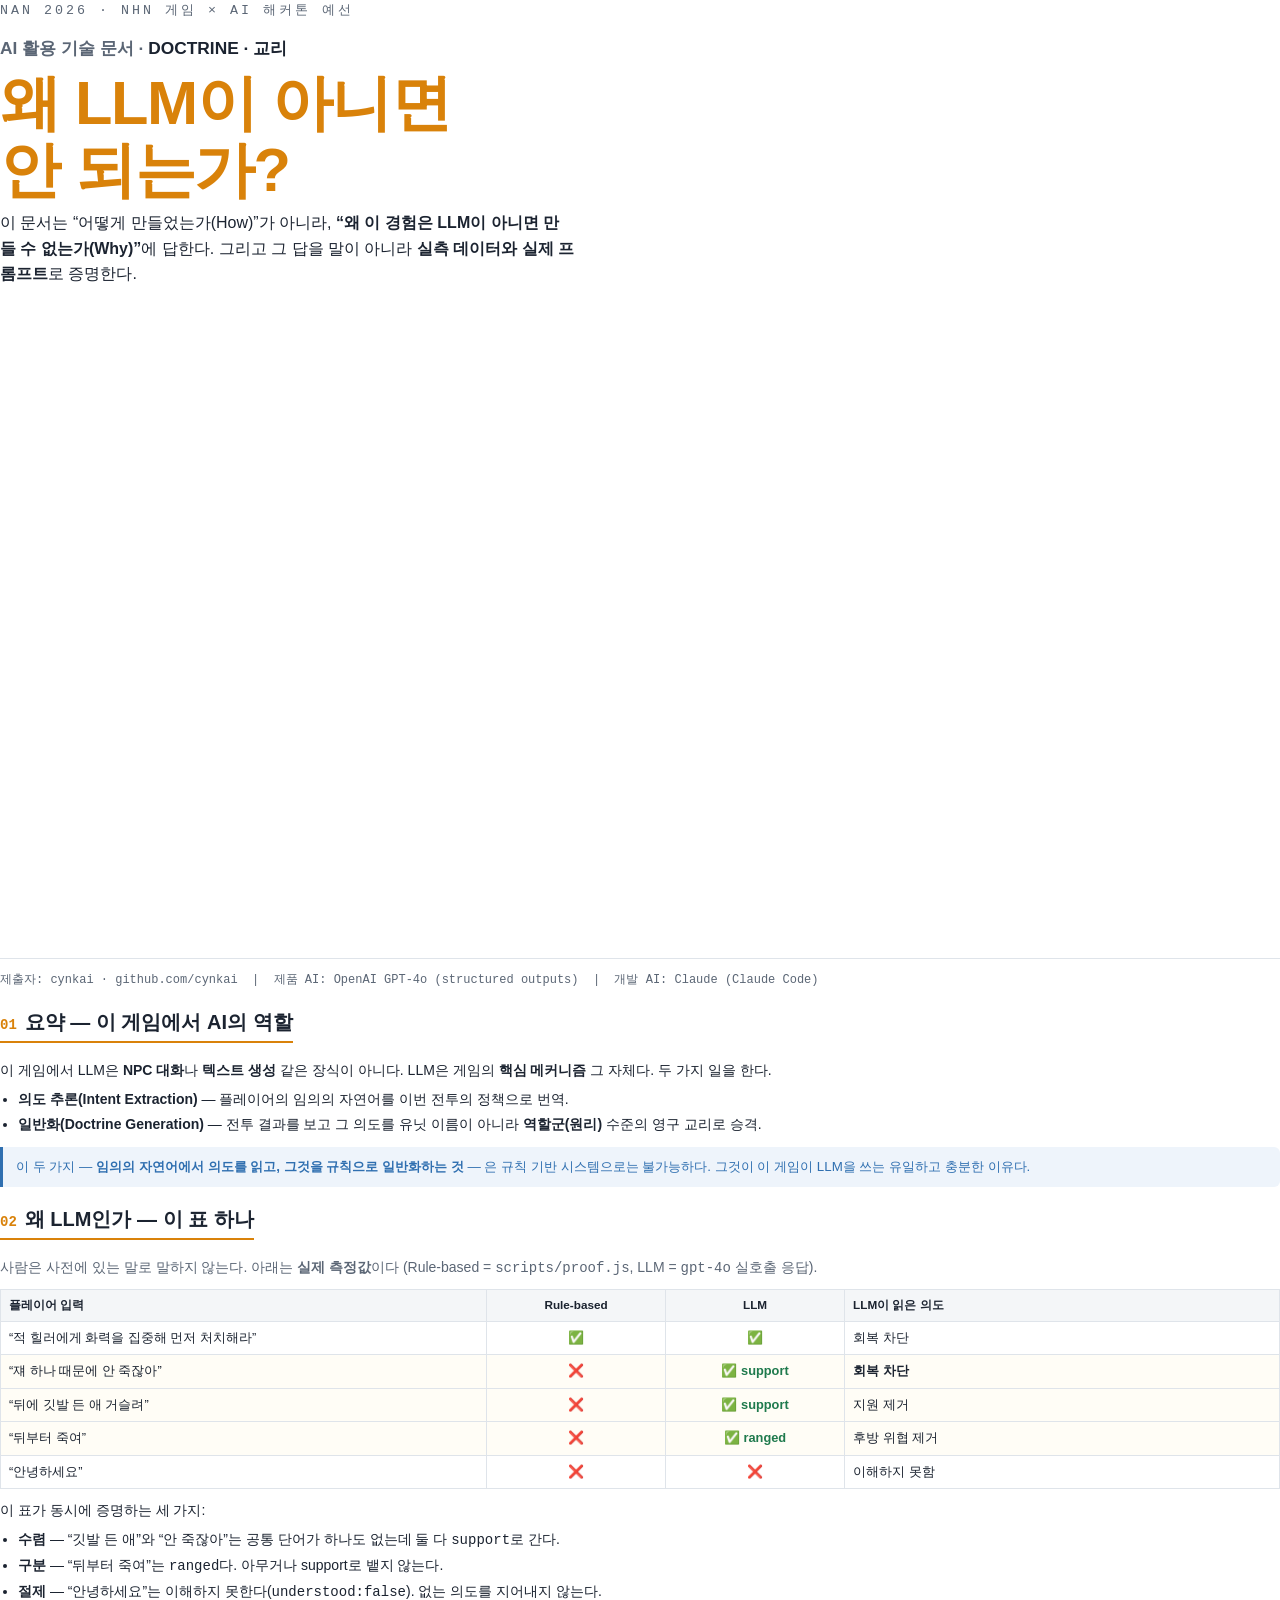
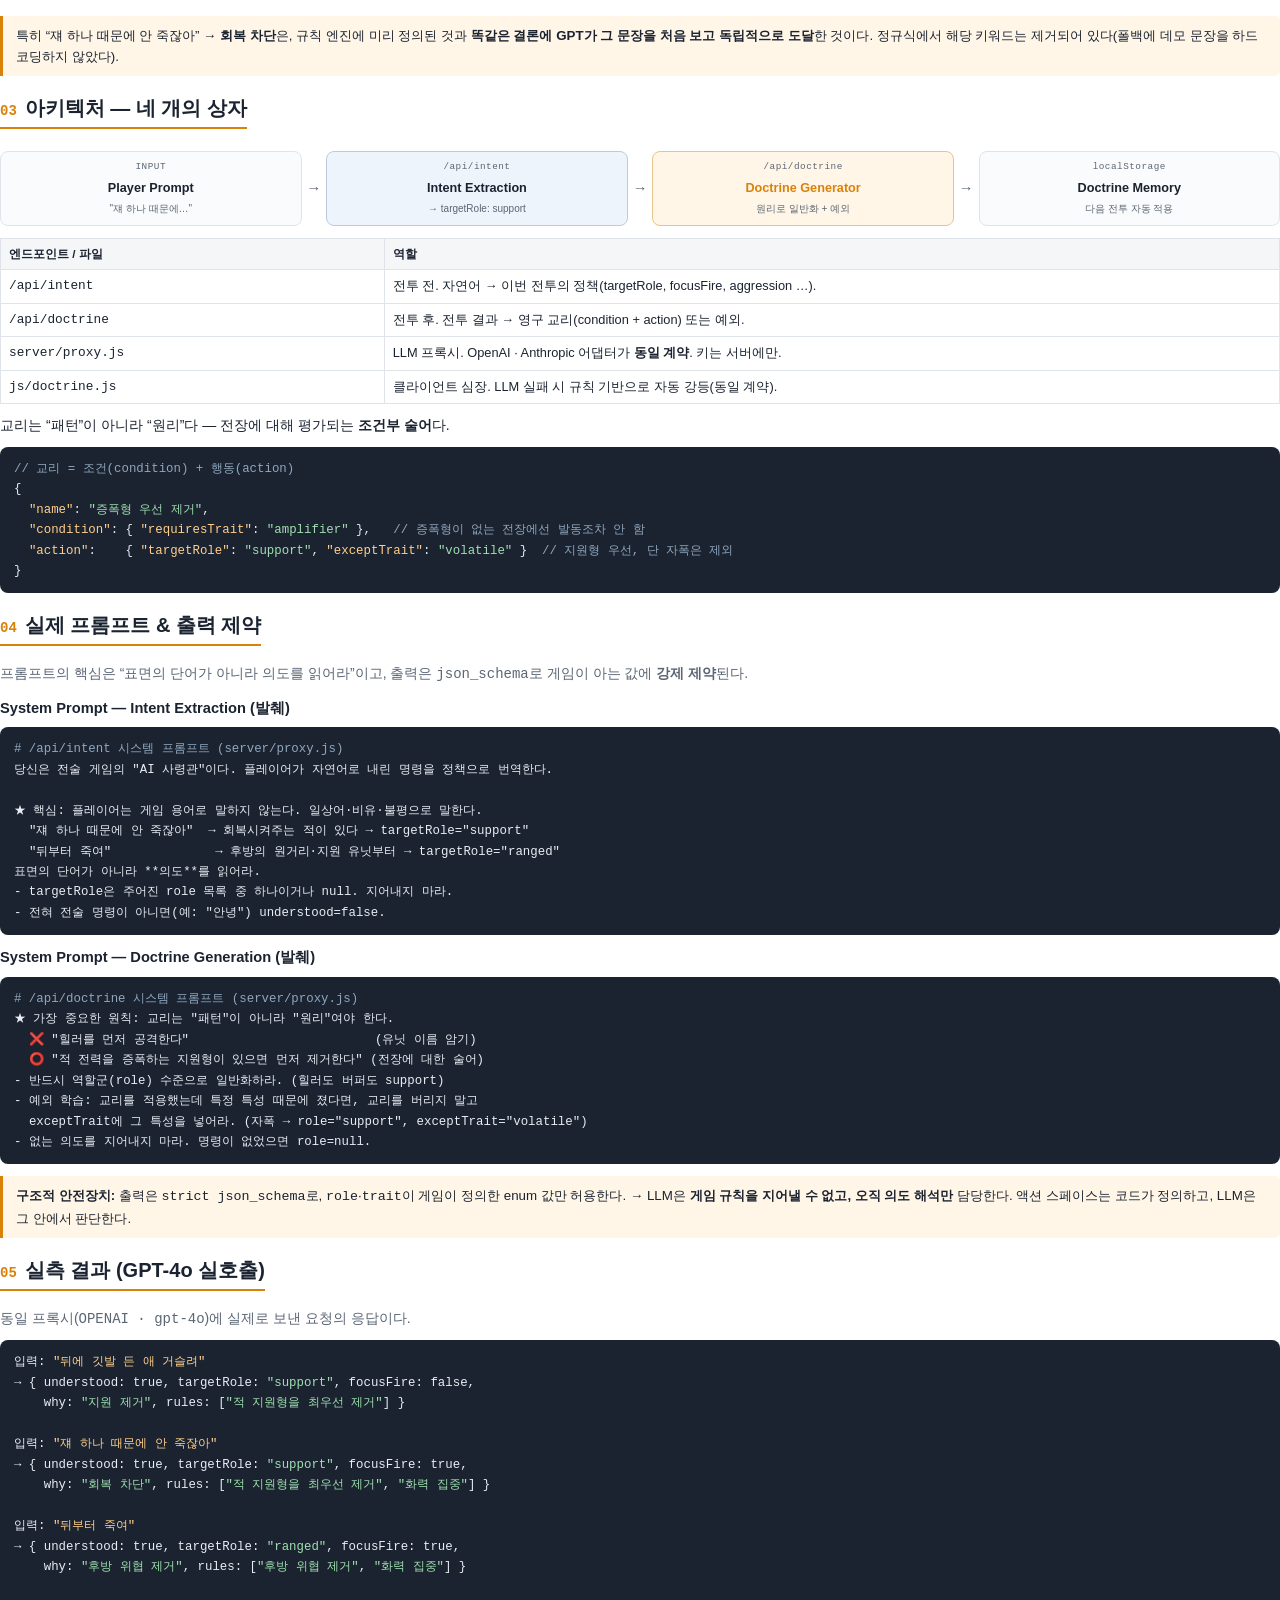
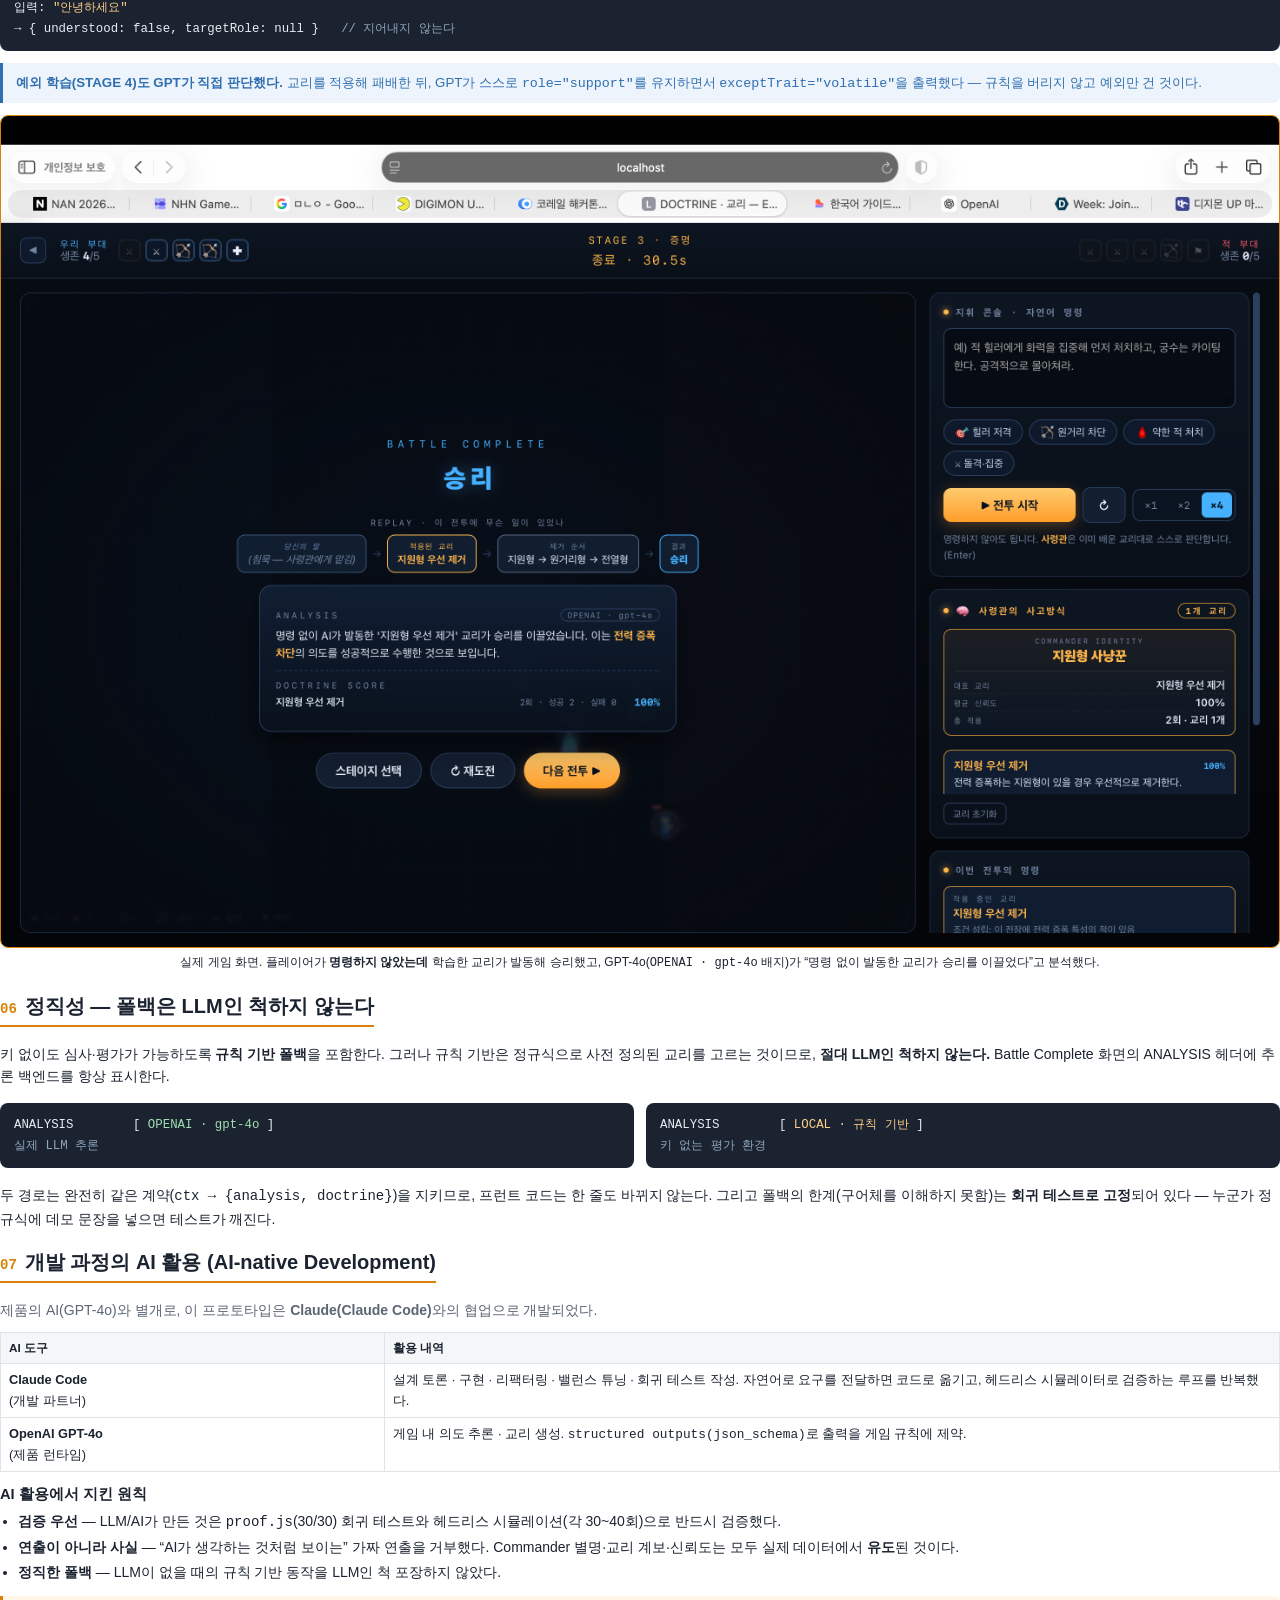
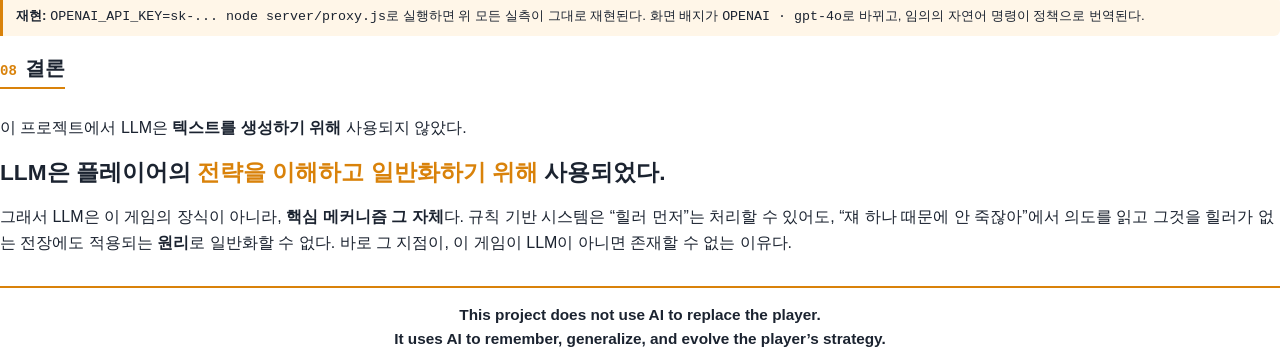
<file: docs/ai-tech.html>
<!DOCTYPE html>
<html lang="ko">
<head>
<meta charset="utf-8">
<style>
  @page { size: A4; margin: 17mm 16mm; }
  * { margin: 0; padding: 0; box-sizing: border-box; }
  :root {
    --ink: #1b2330; --muted: #5b6675; --line: #dfe4ea;
    --amber: #d9820a; --amber-bg: #fff6e8;
    --blue: #2f6fb0; --blue-bg: #eef4fb;
    --red: #c0392b; --green: #1f7a4d;
  }
  html { -webkit-print-color-adjust: exact; print-color-adjust: exact; }
  body { font-family: "Apple SD Gothic Neo", "Noto Sans KR", sans-serif; color: var(--ink);
    font-size: 10.5pt; line-height: 1.6; }
  h1,h2,h3 { line-height: 1.25; }
  .mono { font-family: "SF Mono","Menlo",monospace; }
  p { margin: 6px 0; }
  .accent { color: var(--amber); } .blue { color: var(--blue); }

  .cover { height: 262mm; display: flex; flex-direction: column; justify-content: center; }
  .cover .kicker { font-family:"SF Mono",monospace; font-size: 10pt; letter-spacing: 3px;
    color: var(--muted); text-transform: uppercase; }
  .cover .doclabel { font-size: 13pt; font-weight: 700; color: var(--muted); margin: 14px 0 2px; }
  .cover .doclabel b { color: var(--ink); }
  .cover h1 { font-size: 46pt; font-weight: 800; letter-spacing: -1.5px; margin: 4px 0 6px;
    color: var(--amber); line-height: 1.1; }
  .cover .qs { font-size: 12pt; color: var(--ink); max-width: 152mm; }
  .cover .foot { margin-top: auto; font-family:"SF Mono",monospace; font-size: 9pt; color: var(--muted);
    border-top: 1px solid var(--line); padding-top: 12px; }

  section { page-break-inside: avoid; margin-top: 20px; }
  h2 { font-size: 15pt; font-weight: 800; padding-bottom: 6px; border-bottom: 2px solid var(--amber);
    display: inline-block; margin-bottom: 10px; }
  h2 .num { font-family:"SF Mono",monospace; font-size: 10.5pt; color: var(--amber); margin-right: 8px; }
  h3 { font-size: 11pt; font-weight: 700; margin: 13px 0 4px; }
  .lead { font-size: 10.5pt; color: var(--muted); margin-bottom: 8px; }

  .flow { display: flex; align-items: stretch; gap: 5px; margin: 12px 0; flex-wrap: wrap; }
  .fbox { flex: 1; min-width: 78px; text-align: center; border: 1px solid var(--line); border-radius: 8px;
    padding: 8px 6px; background: #fafbfc; }
  .fbox .fl { font-family:"SF Mono",monospace; font-size: 7pt; letter-spacing: 0.5px; color: var(--muted); }
  .fbox .ft { font-size: 9.5pt; font-weight: 700; margin-top: 3px; }
  .fbox .fd { font-size: 7.5pt; color: var(--muted); margin-top: 2px; }
  .fbox.b2 { background:var(--blue-bg); border-color:#bcd; }
  .fbox.b3 { background:var(--amber-bg); border-color:#e6c58a; } .fbox.b3 .ft{color:var(--amber);}
  .farrow { align-self: center; color: var(--muted); font-size: 11pt; }

  table { width: 100%; border-collapse: collapse; margin: 10px 0; font-size: 9.6pt; }
  th,td { border: 1px solid var(--line); padding: 6px 8px; text-align: left; vertical-align: top; }
  th { background: #f4f6f8; font-weight: 700; font-size: 8.8pt; }
  td.c, th.c { text-align: center; }
  .ok { color: var(--green); font-weight: 700; } .no { color: var(--red); font-weight: 700; }
  tr.hl td { background: #fffdf6; }

  .callout { border-left: 3px solid var(--amber); background: var(--amber-bg); padding: 9px 13px;
    border-radius: 0 6px 6px 0; margin: 12px 0; font-size: 10pt; }
  .callout.blue { border-color: var(--blue); background: var(--blue-bg); }
  .callout.red { border-color: var(--red); background: #fdecea; }

  pre { background: #1b2330; color: #e8edf3; border-radius: 8px; padding: 12px 14px; font-size: 9.3pt;
    line-height: 1.65; overflow: hidden; white-space: pre-wrap; margin: 10px 0;
    font-family:"SF Mono",monospace; }
  pre .k { color: #ffcf8b; } pre .c { color: #8fa6bd; } pre .s { color: #9fe0b0; }
  code.inl { font-family:"SF Mono",monospace; background:#eef1f4; padding:1px 5px; border-radius:4px; font-size:9pt; }

  .pagebreak { page-break-before: always; }
  .two { display: flex; gap: 12px; } .two > div { flex: 1; }
  figure { margin: 12px 0 4px; }
  .doc-img { width: 100%; display: block; border: 1.5px solid var(--amber); border-radius: 8px; }
  figcaption { font-size: 9pt; color: var(--ink); margin-top: 5px; text-align: center; }
  .conclusion { margin: 16px 0; }
  .conclusion p { font-size: 12pt; margin: 12px 0; }
  .conclusion .big { font-size: 17pt; font-weight: 800; line-height: 1.4; margin: 16px 0; }
  .final { text-align: center; margin: 30px 0 6px; padding: 15px; border-top: 2px solid var(--amber); }
  .final b { font-size: 11.5pt; }
  ul.tight { margin: 6px 0 6px 18px; } ul.tight li { margin: 3px 0; }
</style>
</head>
<body>

<!-- ===== 표지 ===== -->
<div class="cover">
  <div class="kicker">NAN 2026 · NHN 게임 × AI 해커톤 예선</div>
  <div class="doclabel">AI 활용 기술 문서 · <b>DOCTRINE · 교리</b></div>
  <h1>왜 LLM이 아니면<br>안 되는가?</h1>
  <div class="qs">이 문서는 “어떻게 만들었는가(How)”가 아니라, <strong>“왜 이 경험은 LLM이 아니면
    만들 수 없는가(Why)”</strong>에 답한다. 그리고 그 답을 말이 아니라 <strong>실측 데이터와 실제
    프롬프트</strong>로 증명한다.</div>
  <div class="foot">제출자: cynkai · github.com/cynkai &nbsp;|&nbsp; 제품 AI: OpenAI GPT-4o (structured outputs)
    &nbsp;|&nbsp; 개발 AI: Claude (Claude Code)</div>
</div>

<!-- ===== 1. 요약 ===== -->
<section class="pagebreak">
  <h2><span class="num">01</span>요약 — 이 게임에서 AI의 역할</h2>
  <p>이 게임에서 LLM은 <strong>NPC 대화</strong>나 <strong>텍스트 생성</strong> 같은 장식이 아니다.
    LLM은 게임의 <strong>핵심 메커니즘</strong> 그 자체다. 두 가지 일을 한다.</p>
  <ul class="tight">
    <li><strong>의도 추론(Intent Extraction)</strong> — 플레이어의 임의의 자연어를 이번 전투의 정책으로 번역.</li>
    <li><strong>일반화(Doctrine Generation)</strong> — 전투 결과를 보고 그 의도를 유닛 이름이 아니라
      <strong>역할군(원리)</strong> 수준의 영구 교리로 승격.</li>
  </ul>
  <div class="callout blue">이 두 가지 — <strong>임의의 자연어에서 의도를 읽고, 그것을 규칙으로 일반화하는 것</strong> —
    은 규칙 기반 시스템으로는 불가능하다. 그것이 이 게임이 LLM을 쓰는 유일하고 충분한 이유다.</div>
</section>

<!-- ===== 2. Why LLM (핵심) ===== -->
<section>
  <h2><span class="num">02</span>왜 LLM인가 — 이 표 하나</h2>
  <p class="lead">사람은 사전에 있는 말로 말하지 않는다. 아래는 <strong>실제 측정값</strong>이다
    (Rule-based = <span class="mono">scripts/proof.js</span>, LLM = <span class="mono">gpt-4o</span> 실호출 응답).</p>
  <table>
    <tr><th style="width:38%">플레이어 입력</th><th class="c" style="width:14%">Rule-based</th>
      <th class="c" style="width:14%">LLM</th><th>LLM이 읽은 의도</th></tr>
    <tr><td>“적 힐러에게 화력을 집중해 먼저 처치해라”</td><td class="c ok">✅</td><td class="c ok">✅</td><td>회복 차단</td></tr>
    <tr class="hl"><td>“쟤 하나 때문에 안 죽잖아”</td><td class="c no">❌</td><td class="c ok">✅ support</td><td><strong>회복 차단</strong></td></tr>
    <tr class="hl"><td>“뒤에 깃발 든 애 거슬려”</td><td class="c no">❌</td><td class="c ok">✅ support</td><td>지원 제거</td></tr>
    <tr class="hl"><td>“뒤부터 죽여”</td><td class="c no">❌</td><td class="c ok">✅ ranged</td><td>후방 위협 제거</td></tr>
    <tr><td>“안녕하세요”</td><td class="c no">❌</td><td class="c no">❌</td><td>이해하지 못함</td></tr>
  </table>
  <p>이 표가 동시에 증명하는 세 가지:</p>
  <ul class="tight">
    <li><strong>수렴</strong> — “깃발 든 애”와 “안 죽잖아”는 공통 단어가 하나도 없는데 둘 다 <span class="mono">support</span>로 간다.</li>
    <li><strong>구분</strong> — “뒤부터 죽여”는 <span class="mono">ranged</span>다. 아무거나 support로 뱉지 않는다.</li>
    <li><strong>절제</strong> — “안녕하세요”는 이해하지 못한다(<span class="mono">understood:false</span>). 없는 의도를 지어내지 않는다.</li>
  </ul>
  <div class="callout">특히 “쟤 하나 때문에 안 죽잖아” → <strong>회복 차단</strong>은, 규칙 엔진에 미리 정의된 것과
    <strong>똑같은 결론에 GPT가 그 문장을 처음 보고 독립적으로 도달</strong>한 것이다. 정규식에서 해당 키워드는
    제거되어 있다(폴백에 데모 문장을 하드코딩하지 않았다).</div>
</section>

<!-- ===== 3. 아키텍처 ===== -->
<section class="pagebreak">
  <h2><span class="num">03</span>아키텍처 — 네 개의 상자</h2>
  <div class="flow">
    <div class="fbox"><div class="fl">INPUT</div><div class="ft">Player Prompt</div><div class="fd">"쟤 하나 때문에…"</div></div>
    <div class="farrow">→</div>
    <div class="fbox b2"><div class="fl">/api/intent</div><div class="ft">Intent Extraction</div><div class="fd">→ targetRole: support</div></div>
    <div class="farrow">→</div>
    <div class="fbox b3"><div class="fl">/api/doctrine</div><div class="ft">Doctrine Generator</div><div class="fd">원리로 일반화 + 예외</div></div>
    <div class="farrow">→</div>
    <div class="fbox"><div class="fl">localStorage</div><div class="ft">Doctrine Memory</div><div class="fd">다음 전투 자동 적용</div></div>
  </div>
  <table>
    <tr><th style="width:30%">엔드포인트 / 파일</th><th>역할</th></tr>
    <tr><td class="mono">/api/intent</td><td>전투 전. 자연어 → 이번 전투의 정책(targetRole, focusFire, aggression …).</td></tr>
    <tr><td class="mono">/api/doctrine</td><td>전투 후. 전투 결과 → 영구 교리(condition + action) 또는 예외.</td></tr>
    <tr><td class="mono">server/proxy.js</td><td>LLM 프록시. OpenAI · Anthropic 어댑터가 <strong>동일 계약</strong>. 키는 서버에만.</td></tr>
    <tr><td class="mono">js/doctrine.js</td><td>클라이언트 심장. LLM 실패 시 규칙 기반으로 자동 강등(동일 계약).</td></tr>
  </table>
  <p>교리는 “패턴”이 아니라 “원리”다 — 전장에 대해 평가되는 <strong>조건부 술어</strong>다.</p>
  <pre><span class="c">// 교리 = 조건(condition) + 행동(action)</span>
{
  <span class="k">"name"</span>: <span class="s">"증폭형 우선 제거"</span>,
  <span class="k">"condition"</span>: { <span class="k">"requiresTrait"</span>: <span class="s">"amplifier"</span> },   <span class="c">// 증폭형이 없는 전장에선 발동조차 안 함</span>
  <span class="k">"action"</span>:    { <span class="k">"targetRole"</span>: <span class="s">"support"</span>, <span class="k">"exceptTrait"</span>: <span class="s">"volatile"</span> }  <span class="c">// 지원형 우선, 단 자폭은 제외</span>
}</pre>
</section>

<!-- ===== 4. 실제 프롬프트 ===== -->
<section>
  <h2><span class="num">04</span>실제 프롬프트 & 출력 제약</h2>
  <p class="lead">프롬프트의 핵심은 “표면의 단어가 아니라 의도를 읽어라”이고, 출력은 <span class="mono">json_schema</span>로
    게임이 아는 값에 <strong>강제 제약</strong>된다.</p>
  <h3>System Prompt — Intent Extraction (발췌)</h3>
  <pre><span class="c"># /api/intent 시스템 프롬프트 (server/proxy.js)</span>
당신은 전술 게임의 "AI 사령관"이다. 플레이어가 자연어로 내린 명령을 정책으로 번역한다.

★ 핵심: 플레이어는 게임 용어로 말하지 않는다. 일상어·비유·불평으로 말한다.
  "쟤 하나 때문에 안 죽잖아"  → 회복시켜주는 적이 있다 → targetRole="support"
  "뒤부터 죽여"              → 후방의 원거리·지원 유닛부터 → targetRole="ranged"
표면의 단어가 아니라 **의도**를 읽어라.
- targetRole은 주어진 role 목록 중 하나이거나 null. 지어내지 마라.
- 전혀 전술 명령이 아니면(예: "안녕") understood=false.</pre>
  <h3>System Prompt — Doctrine Generation (발췌)</h3>
  <pre><span class="c"># /api/doctrine 시스템 프롬프트 (server/proxy.js)</span>
★ 가장 중요한 원칙: 교리는 "패턴"이 아니라 "원리"여야 한다.
  ❌ "힐러를 먼저 공격한다"                         (유닛 이름 암기)
  ⭕ "적 전력을 증폭하는 지원형이 있으면 먼저 제거한다" (전장에 대한 술어)
- 반드시 역할군(role) 수준으로 일반화하라. (힐러도 버퍼도 support)
- 예외 학습: 교리를 적용했는데 특정 특성 때문에 졌다면, 교리를 버리지 말고
  exceptTrait에 그 특성을 넣어라. (자폭 → role="support", exceptTrait="volatile")
- 없는 의도를 지어내지 마라. 명령이 없었으면 role=null.</pre>
  <div class="callout"><strong>구조적 안전장치:</strong> 출력은 <span class="mono">strict json_schema</span>로,
    <span class="mono">role</span>·<span class="mono">trait</span>이 게임이 정의한 enum 값만 허용한다.
    → LLM은 <strong>게임 규칙을 지어낼 수 없고, 오직 의도 해석만</strong> 담당한다. 액션 스페이스는 코드가 정의하고, LLM은 그 안에서 판단한다.</div>
</section>

<!-- ===== 5. 실측 결과 ===== -->
<section class="pagebreak">
  <h2><span class="num">05</span>실측 결과 (GPT-4o 실호출)</h2>
  <p class="lead">동일 프록시(<span class="mono">OPENAI · gpt-4o</span>)에 실제로 보낸 요청의 응답이다.</p>
  <pre>입력: <span class="k">"뒤에 깃발 든 애 거슬려"</span>
→ { understood: true, targetRole: <span class="s">"support"</span>, focusFire: false,
    why: <span class="s">"지원 제거"</span>, rules: [<span class="s">"적 지원형을 최우선 제거"</span>] }

입력: <span class="k">"쟤 하나 때문에 안 죽잖아"</span>
→ { understood: true, targetRole: <span class="s">"support"</span>, focusFire: true,
    why: <span class="s">"회복 차단"</span>, rules: [<span class="s">"적 지원형을 최우선 제거"</span>, <span class="s">"화력 집중"</span>] }

입력: <span class="k">"뒤부터 죽여"</span>
→ { understood: true, targetRole: <span class="s">"ranged"</span>, focusFire: true,
    why: <span class="s">"후방 위협 제거"</span>, rules: [<span class="s">"후방 위협 제거"</span>, <span class="s">"화력 집중"</span>] }

입력: <span class="k">"안녕하세요"</span>
→ { understood: false, targetRole: null }   <span class="c">// 지어내지 않는다</span></pre>
  <div class="callout blue"><strong>예외 학습(STAGE 4)도 GPT가 직접 판단했다.</strong> 교리를 적용해 패배한 뒤,
    GPT가 스스로 <span class="mono">role="support"</span>를 유지하면서 <span class="mono">exceptTrait="volatile"</span>을
    출력했다 — 규칙을 버리지 않고 예외만 건 것이다.</div>
  <figure>
    <img class="doc-img" src="../assets/hero.png" alt="STAGE 3 — GPT-4o 실측">
    <figcaption>실제 게임 화면. 플레이어가 <strong>명령하지 않았는데</strong> 학습한 교리가 발동해 승리했고,
      GPT-4o(<span class="mono">OPENAI · gpt-4o</span> 배지)가 “명령 없이 발동한 교리가 승리를 이끌었다”고 분석했다.</figcaption>
  </figure>
</section>

<!-- ===== 6. 정직성 & 폴백 ===== -->
<section>
  <h2><span class="num">06</span>정직성 — 폴백은 LLM인 척하지 않는다</h2>
  <p>키 없이도 심사·평가가 가능하도록 <strong>규칙 기반 폴백</strong>을 포함한다. 그러나 규칙 기반은
    정규식으로 사전 정의된 교리를 고르는 것이므로, <strong>절대 LLM인 척하지 않는다.</strong>
    Battle Complete 화면의 ANALYSIS 헤더에 추론 백엔드를 항상 표시한다.</p>
  <div class="two">
    <div><pre>ANALYSIS        [ <span class="s">OPENAI · gpt-4o</span> ]
<span class="c">실제 LLM 추론</span></pre></div>
    <div><pre>ANALYSIS        [ <span class="k">LOCAL · 규칙 기반</span> ]
<span class="c">키 없는 평가 환경</span></pre></div>
  </div>
  <p>두 경로는 완전히 같은 계약(<span class="mono">ctx → {analysis, doctrine}</span>)을 지키므로, 프런트 코드는
    한 줄도 바뀌지 않는다. 그리고 폴백의 한계(구어체를 이해하지 못함)는 <strong>회귀 테스트로 고정</strong>되어
    있다 — 누군가 정규식에 데모 문장을 넣으면 테스트가 깨진다.</p>
</section>

<!-- ===== 7. 개발 과정의 AI 활용 ===== -->
<section>
  <h2><span class="num">07</span>개발 과정의 AI 활용 (AI-native Development)</h2>
  <p class="lead">제품의 AI(GPT-4o)와 별개로, 이 프로토타입은 <strong>Claude(Claude Code)</strong>와의 협업으로 개발되었다.</p>
  <table>
    <tr><th style="width:30%">AI 도구</th><th>활용 내역</th></tr>
    <tr><td><strong>Claude Code</strong><br>(개발 파트너)</td>
      <td>설계 토론 · 구현 · 리팩터링 · 밸런스 튜닝 · 회귀 테스트 작성. 자연어로 요구를 전달하면
        코드로 옮기고, 헤드리스 시뮬레이터로 검증하는 루프를 반복했다.</td></tr>
    <tr><td><strong>OpenAI GPT-4o</strong><br>(제품 런타임)</td>
      <td>게임 내 의도 추론 · 교리 생성. <span class="mono">structured outputs(json_schema)</span>로
        출력을 게임 규칙에 제약.</td></tr>
  </table>
  <h3>AI 활용에서 지킨 원칙</h3>
  <ul class="tight">
    <li><strong>검증 우선</strong> — LLM/AI가 만든 것은 <span class="mono">proof.js</span>(30/30) 회귀
      테스트와 헤드리스 시뮬레이션(각 30~40회)으로 반드시 검증했다.</li>
    <li><strong>연출이 아니라 사실</strong> — “AI가 생각하는 것처럼 보이는” 가짜 연출을 거부했다.
      Commander 별명·교리 계보·신뢰도는 모두 실제 데이터에서 <strong>유도</strong>된 것이다.</li>
    <li><strong>정직한 폴백</strong> — LLM이 없을 때의 규칙 기반 동작을 LLM인 척 포장하지 않았다.</li>
  </ul>
  <div class="callout"><strong>재현:</strong> <span class="mono">OPENAI_API_KEY=sk-... node server/proxy.js</span>로
    실행하면 위 모든 실측이 그대로 재현된다. 화면 배지가 <span class="mono">OPENAI · gpt-4o</span>로 바뀌고,
    임의의 자연어 명령이 정책으로 번역된다.</div>
</section>

<section class="pagebreak">
  <h2><span class="num">08</span>결론</h2>
  <div class="conclusion">
    <p>이 프로젝트에서 LLM은 <strong>텍스트를 생성하기 위해</strong> 사용되지 않았다.</p>
    <p class="big">LLM은 플레이어의 <span class="accent">전략을 이해하고 일반화하기 위해</span> 사용되었다.</p>
    <p>그래서 LLM은 이 게임의 장식이 아니라, <strong>핵심 메커니즘 그 자체</strong>다.
      규칙 기반 시스템은 “힐러 먼저”는 처리할 수 있어도, “쟤 하나 때문에 안 죽잖아”에서 의도를 읽고
      그것을 힐러가 없는 전장에도 적용되는 <strong>원리</strong>로 일반화할 수 없다.
      바로 그 지점이, 이 게임이 LLM이 아니면 존재할 수 없는 이유다.</p>
  </div>
  <div class="final">
    <b>This project does not use AI to replace the player.<br>
    It uses AI to remember, generalize, and evolve the player’s strategy.</b>
  </div>
</section>

</body>
</html>
</file>
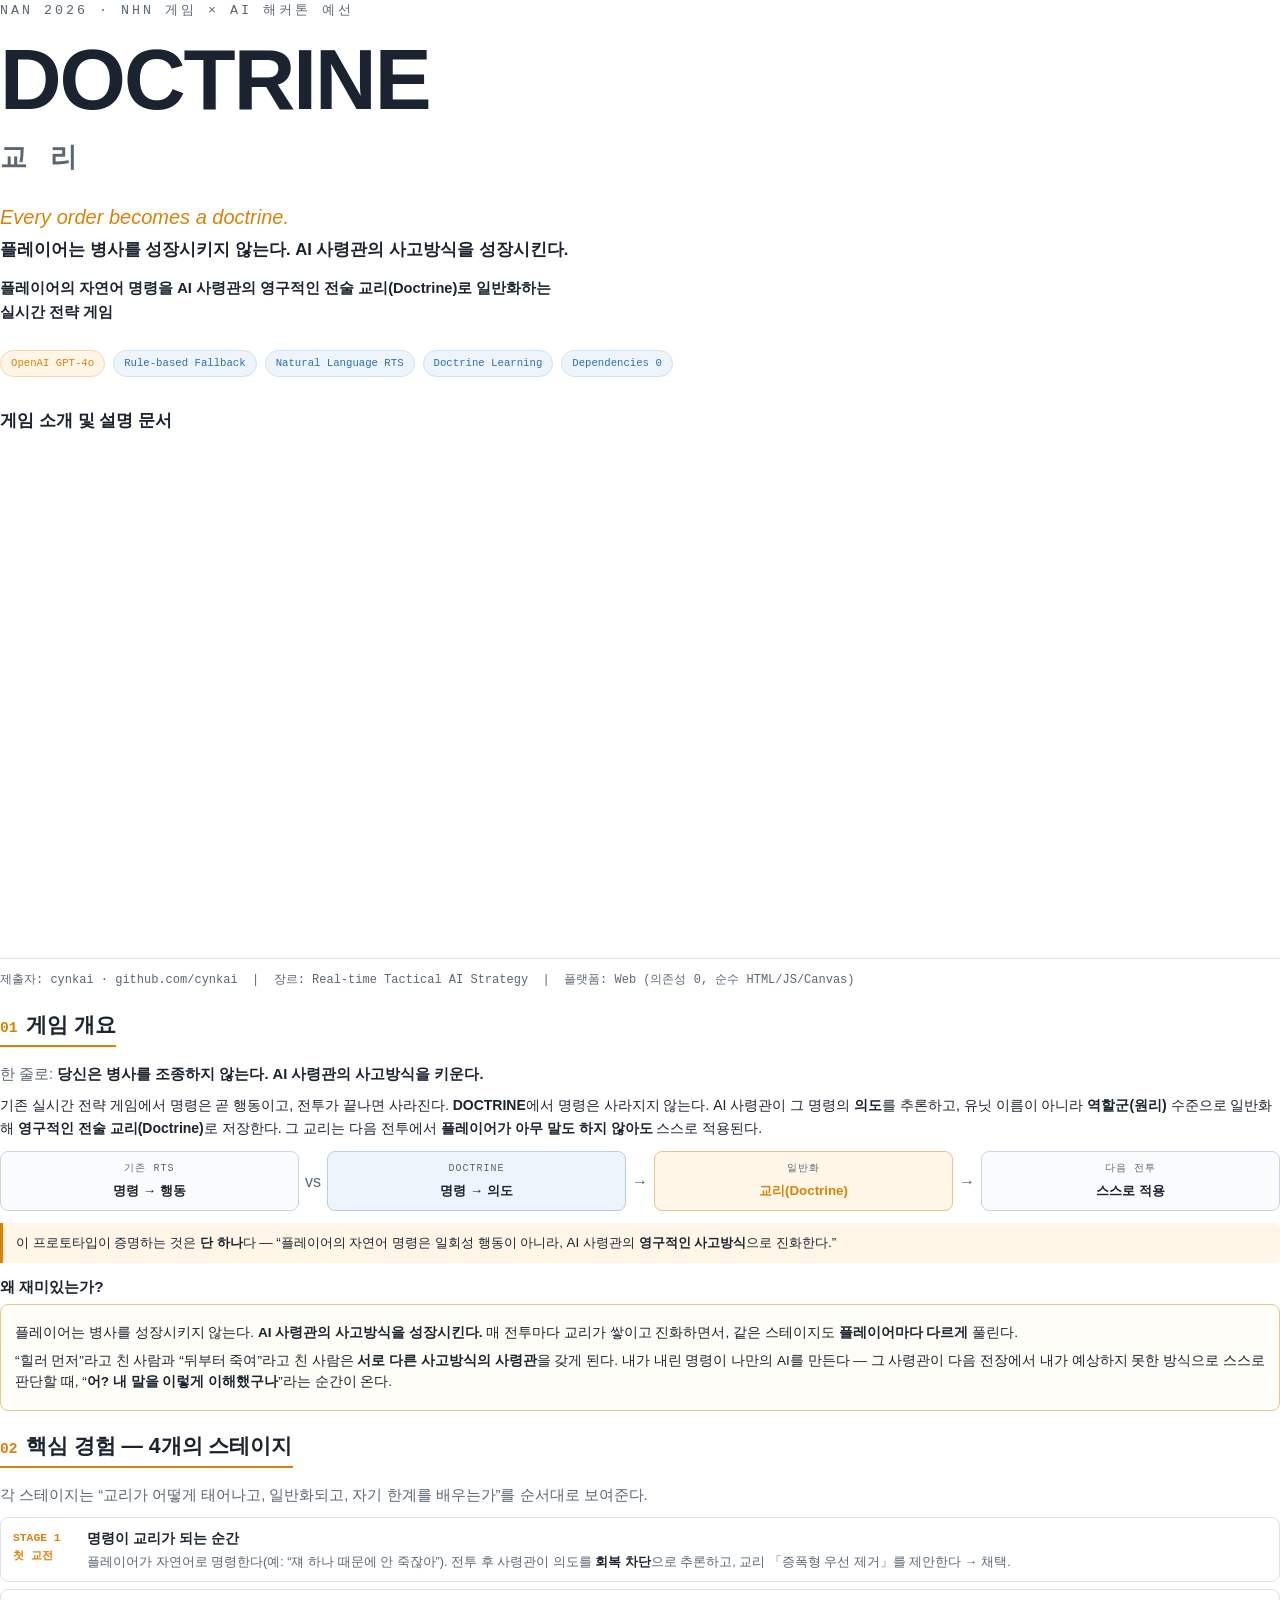
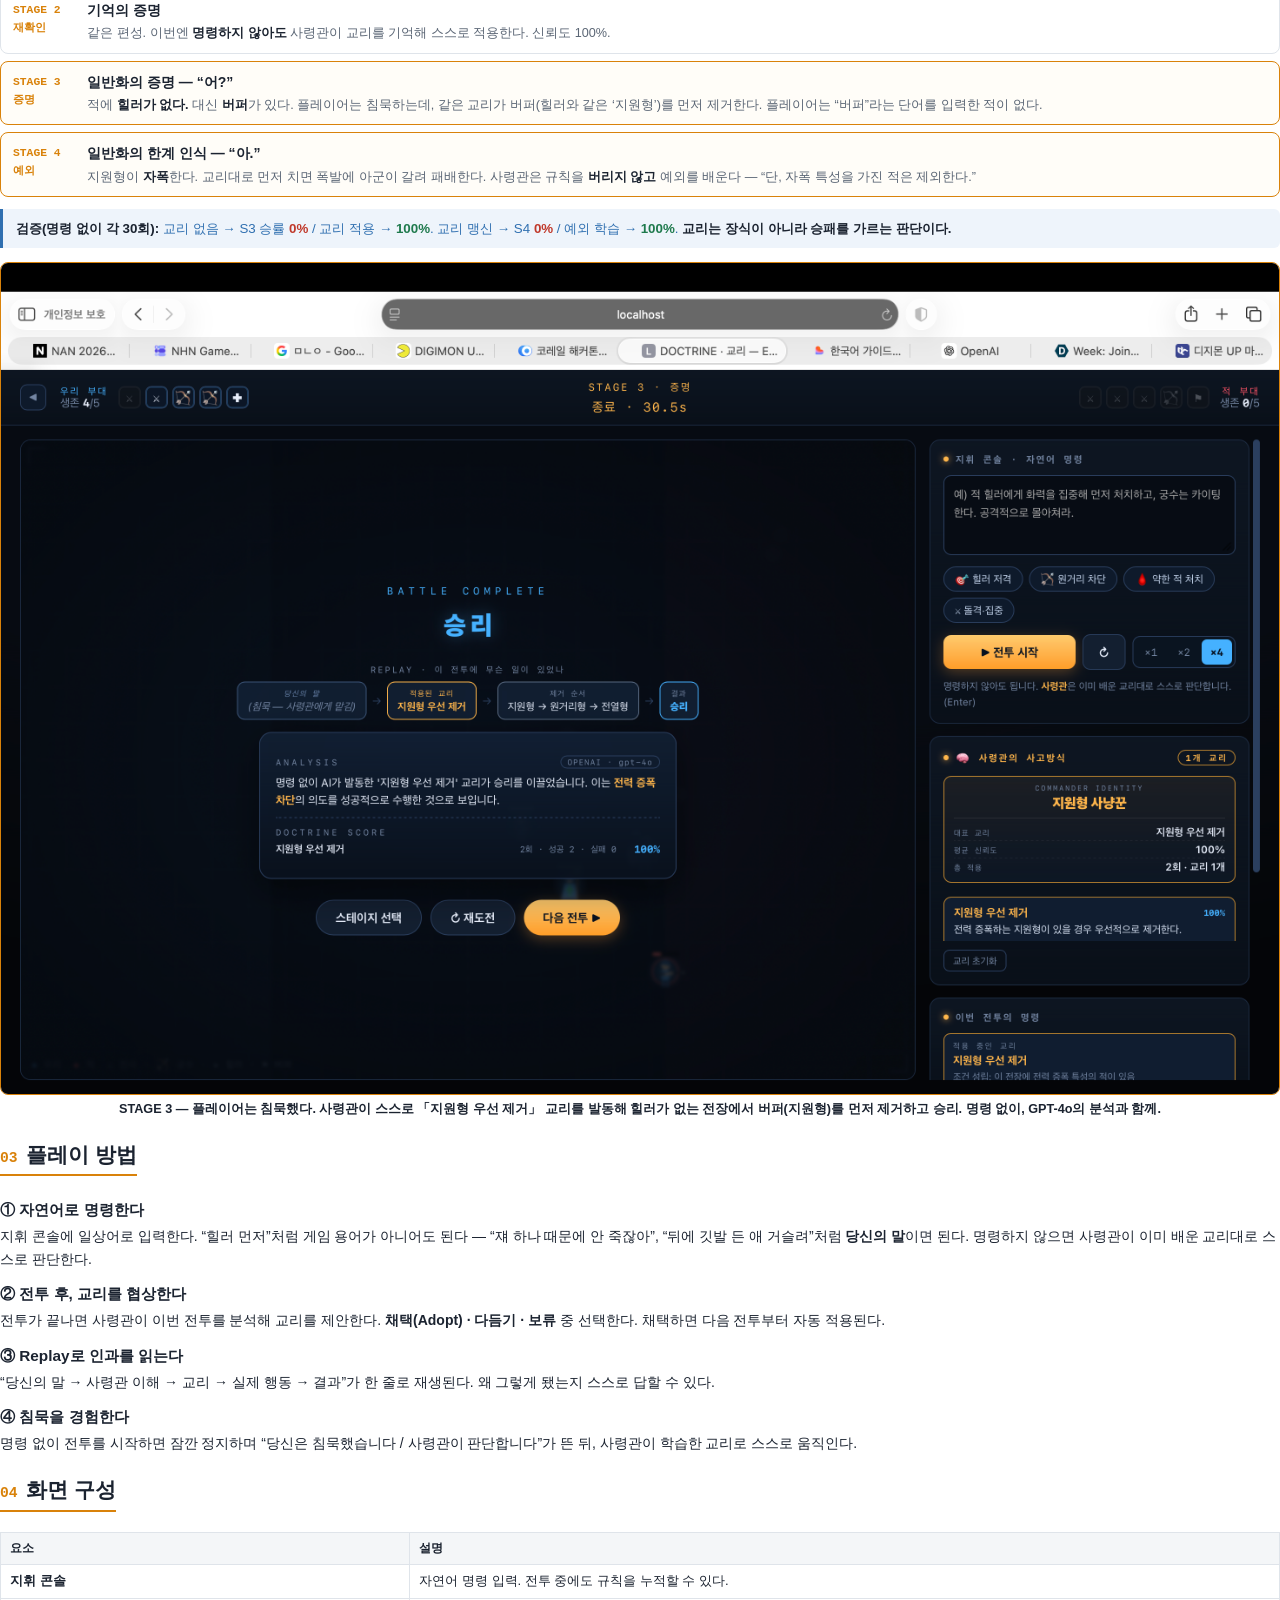
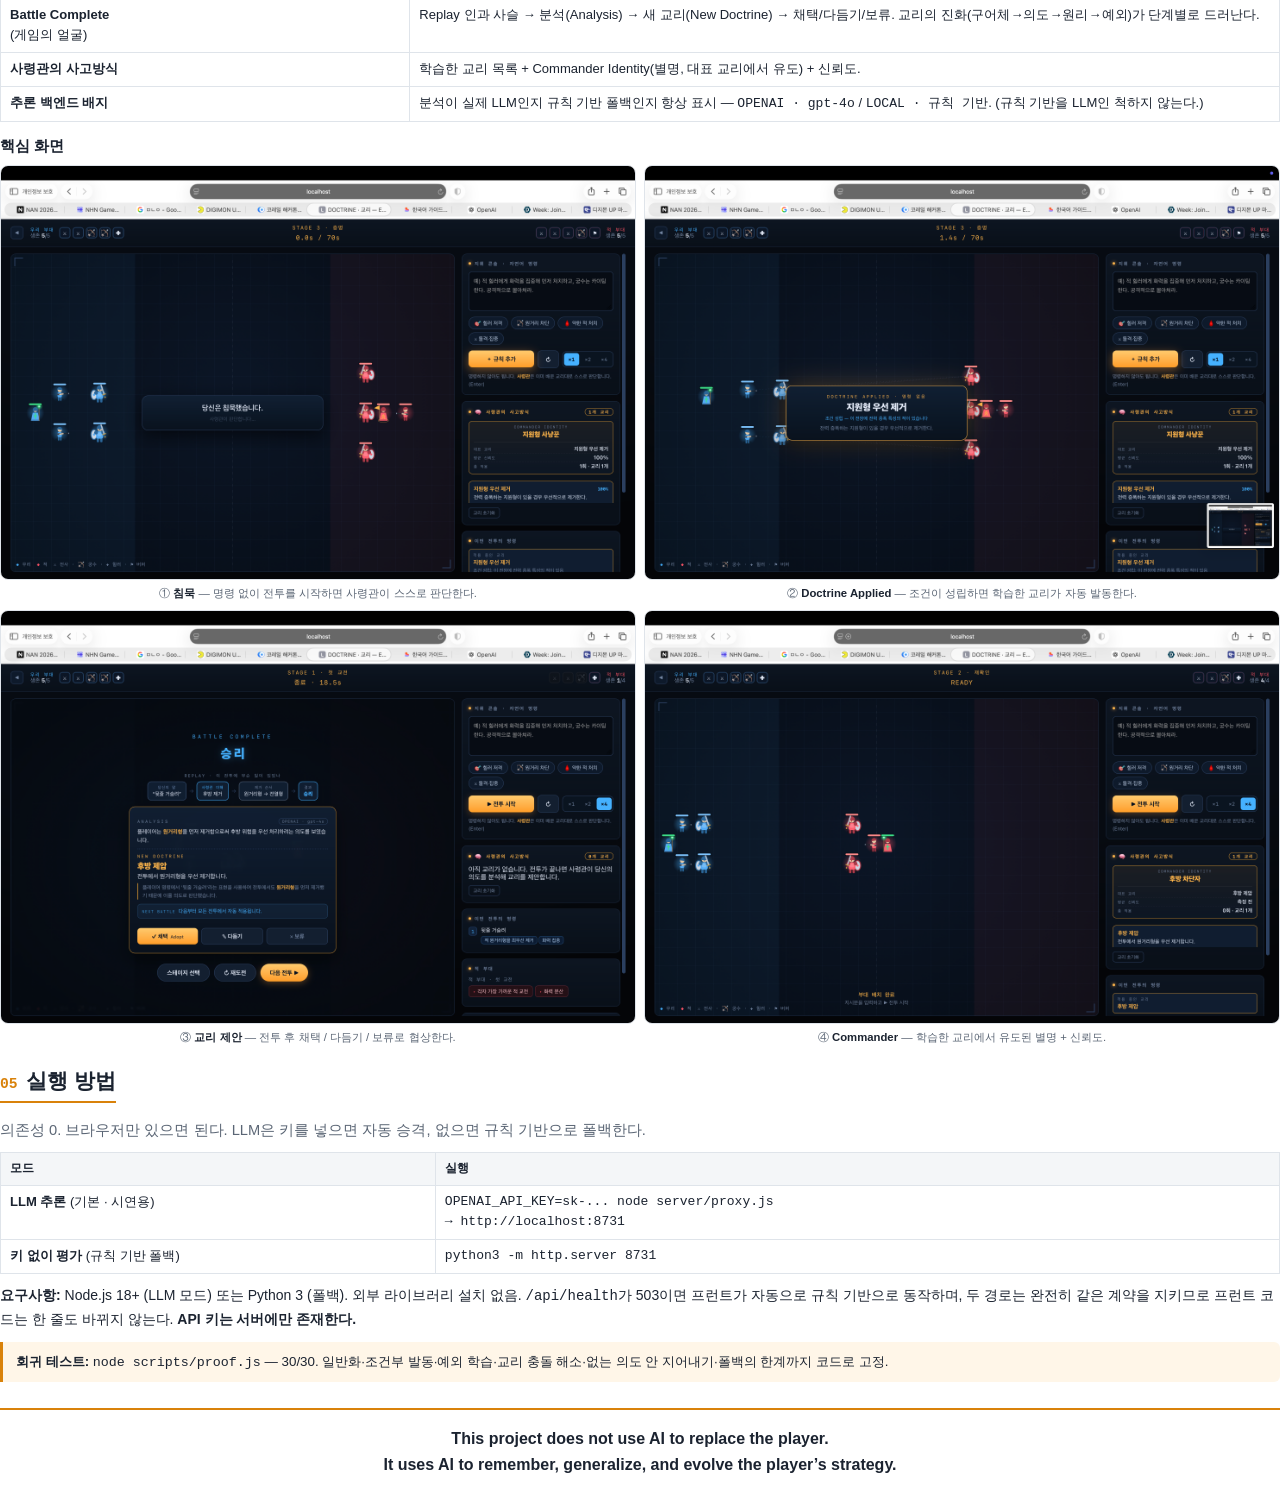
<file: docs/game-intro.html>
<!DOCTYPE html>
<html lang="ko">
<head>
<meta charset="utf-8">
<style>
  @page { size: A4; margin: 17mm 16mm; }
  * { margin: 0; padding: 0; box-sizing: border-box; }
  :root {
    --ink: #1b2330; --muted: #5b6675; --line: #dfe4ea;
    --amber: #d9820a; --amber-bg: #fff6e8;
    --blue: #2f6fb0; --blue-bg: #eef4fb;
    --red: #c0392b; --green: #1f7a4d;
  }
  html { -webkit-print-color-adjust: exact; print-color-adjust: exact; }
  body { font-family: "Apple SD Gothic Neo", "Noto Sans KR", sans-serif; color: var(--ink);
    font-size: 10.5pt; line-height: 1.6; }
  h1,h2,h3 { line-height: 1.25; }
  .mono { font-family: "SF Mono","Menlo",monospace; }
  p { margin: 6px 0; }
  strong { color: var(--ink); }
  .accent { color: var(--amber); }
  .blue { color: var(--blue); }

  /* 표지 */
  .cover { height: 262mm; display: flex; flex-direction: column; justify-content: center; }
  .cover .kicker { font-family: "SF Mono",monospace; font-size: 10pt; letter-spacing: 3px;
    color: var(--muted); text-transform: uppercase; }
  .cover h1 { font-size: 64pt; font-weight: 800; letter-spacing: -2px; margin: 6px 0 2px; }
  .cover .kr { font-size: 20pt; font-weight: 700; color: var(--muted); letter-spacing: 8px; }
  .cover .tag { font-size: 15pt; font-style: italic; color: var(--amber); margin: 22px 0 4px; }
  .cover .tagline-ko { font-size: 12.5pt; font-weight: 700; color: var(--ink); margin: 0 0 14px; }
  .cover .oneline { font-size: 11pt; color: var(--muted); max-width: 150mm; }
  .cover .badges { margin-top: 26px; display: flex; gap: 8px; flex-wrap: wrap; }
  .badge { font-family: "SF Mono",monospace; font-size: 8pt; padding: 4px 10px; border-radius: 20px;
    background: var(--blue-bg); color: var(--blue); border: 1px solid #cfe0f0; }
  .badge.a { background: var(--amber-bg); color: var(--amber); border-color: #f0d9b0; }
  .cover .foot { margin-top: auto; font-family: "SF Mono",monospace; font-size: 9pt; color: var(--muted);
    border-top: 1px solid var(--line); padding-top: 12px; }
  .cover .doc-type { font-size: 13pt; font-weight: 700; margin-top: 30px; color: var(--ink); }

  /* 섹션 */
  section { page-break-inside: avoid; margin-top: 22px; }
  h2 { font-size: 16pt; font-weight: 800; padding-bottom: 6px; border-bottom: 2px solid var(--amber);
    display: inline-block; margin-bottom: 10px; }
  h2 .num { font-family:"SF Mono",monospace; font-size: 11pt; color: var(--amber); margin-right: 8px; }
  h3 { font-size: 11.5pt; font-weight: 700; margin: 14px 0 4px; color: var(--ink); }

  .lead { font-size: 11pt; color: var(--muted); margin-bottom: 8px; }

  /* 흐름 다이어그램 */
  .flow { display: flex; align-items: stretch; gap: 6px; margin: 12px 0; flex-wrap: wrap; }
  .fbox { flex: 1; min-width: 90px; text-align: center; border: 1px solid var(--line); border-radius: 8px;
    padding: 9px 7px; background: #fafbfc; }
  .fbox .fl { font-family:"SF Mono",monospace; font-size: 7.5pt; letter-spacing: 1px; color: var(--muted); }
  .fbox .ft { font-size: 10pt; font-weight: 700; margin-top: 3px; }
  .fbox.b1 { border-color:#c9d6e5; } .fbox.b2 { border-color:#bcd; background:var(--blue-bg); }
  .fbox.b3 { border-color:#e6c58a; background:var(--amber-bg); } .fbox.b3 .ft { color:var(--amber); }
  .farrow { align-self: center; color: var(--muted); font-size: 12pt; }

  /* 표 */
  table { width: 100%; border-collapse: collapse; margin: 10px 0; font-size: 9.8pt; }
  th,td { border: 1px solid var(--line); padding: 6px 9px; text-align: left; vertical-align: top; }
  th { background: #f4f6f8; font-weight: 700; font-size: 9pt; }
  td.c, th.c { text-align: center; }
  .ok { color: var(--green); font-weight: 700; } .no { color: var(--red); font-weight: 700; }

  /* 콜아웃 */
  .callout { border-left: 3px solid var(--amber); background: var(--amber-bg); padding: 9px 13px;
    border-radius: 0 6px 6px 0; margin: 12px 0; font-size: 10pt; }
  .callout.blue { border-color: var(--blue); background: var(--blue-bg); }

  /* 스테이지 카드 */
  .stages { display: flex; flex-direction: column; gap: 7px; margin: 10px 0; }
  .stage { display: flex; gap: 12px; border: 1px solid var(--line); border-radius: 8px; padding: 9px 12px; }
  .stage .sn { font-family:"SF Mono",monospace; font-size: 8.5pt; color: var(--amber); font-weight: 700;
    min-width: 62px; padding-top: 2px; }
  .stage .sb b { font-size: 10.5pt; } .stage .sb p { margin: 2px 0 0; color: var(--muted); font-size: 9.5pt; }
  .stage.key { border-color: var(--amber); background: #fffdf8; }

  .steps { margin: 8px 0 8px 18px; } .steps li { margin: 4px 0; }
  .shot { border: 1px dashed #c7cfd8; border-radius: 8px; padding: 20px; text-align: center;
    color: #9aa5b1; font-size: 9pt; background: #fafbfc; margin: 10px 0; }
  .fun { border: 1px solid #e6c58a; background: #fffdf8; border-radius: 8px; padding: 11px 14px; margin: 8px 0; }
  .fun p { margin: 6px 0; font-size: 10.2pt; }
  .shot-grid { display: flex; flex-wrap: wrap; gap: 8px; margin: 10px 0; }
  .shot-grid figure { flex: 1; min-width: 45%; margin: 0; }
  .shot-grid .shot { flex: 1; min-width: 45%; margin: 0; padding: 26px 12px; }
  .shot .cap { display: block; font-weight: 700; color: #7a8794; margin-bottom: 3px; }
  /* 문서 스크린샷 */
  figure { margin: 0; }
  .doc-img { width: 100%; display: block; border: 1px solid var(--line); border-radius: 8px; }
  figcaption { font-size: 8.5pt; color: var(--muted); margin-top: 4px; text-align: center; }
  .hero-shot { margin: 14px 0 4px; }
  .hero-shot .doc-img { border: 1.5px solid var(--amber); }
  .hero-shot figcaption { font-size: 9.5pt; color: var(--ink); font-weight: 600; }
  .final { text-align: center; margin: 26px 0 6px; padding: 16px; border-top: 2px solid var(--amber); }
  .final b { font-size: 12pt; }
  .pagebreak { page-break-before: always; }
</style>
</head>
<body>

<!-- ===== 표지 ===== -->
<div class="cover">
  <div class="kicker">NAN 2026 · NHN 게임 × AI 해커톤 예선</div>
  <h1>DOCTRINE</h1>
  <div class="kr">교 리</div>
  <div class="tag">Every order becomes a doctrine.</div>
  <div class="tagline-ko">플레이어는 병사를 성장시키지 않는다. AI 사령관의 사고방식을 성장시킨다.</div>
  <div class="oneline"><strong>플레이어의 자연어 명령을 AI 사령관의 영구적인 전술 교리(Doctrine)로
    일반화하는 실시간 전략 게임</strong></div>
  <div class="badges">
    <span class="badge a">OpenAI GPT-4o</span>
    <span class="badge">Rule-based Fallback</span>
    <span class="badge">Natural Language RTS</span>
    <span class="badge">Doctrine Learning</span>
    <span class="badge">Dependencies 0</span>
  </div>
  <div class="doc-type">게임 소개 및 설명 문서</div>
  <div class="foot">제출자: cynkai · github.com/cynkai &nbsp;|&nbsp; 장르: Real-time Tactical AI Strategy
    &nbsp;|&nbsp; 플랫폼: Web (의존성 0, 순수 HTML/JS/Canvas)</div>
</div>

<!-- ===== 1. 게임 개요 ===== -->
<section class="pagebreak">
  <h2><span class="num">01</span>게임 개요</h2>
  <p class="lead">한 줄로: <strong>당신은 병사를 조종하지 않는다. AI 사령관의 사고방식을 키운다.</strong></p>
  <p>기존 실시간 전략 게임에서 명령은 곧 행동이고, 전투가 끝나면 사라진다.
    <strong>DOCTRINE</strong>에서 명령은 사라지지 않는다. AI 사령관이 그 명령의 <strong>의도</strong>를 추론하고,
    유닛 이름이 아니라 <strong>역할군(원리)</strong> 수준으로 일반화해 <strong>영구적인 전술 교리(Doctrine)</strong>로
    저장한다. 그 교리는 다음 전투에서 <strong>플레이어가 아무 말도 하지 않아도</strong> 스스로 적용된다.</p>

  <div class="flow">
    <div class="fbox b1"><div class="fl">기존 RTS</div><div class="ft">명령 → 행동</div></div>
    <div class="farrow">vs</div>
    <div class="fbox b2"><div class="fl">DOCTRINE</div><div class="ft">명령 → 의도</div></div>
    <div class="farrow">→</div>
    <div class="fbox b3"><div class="fl">일반화</div><div class="ft">교리(Doctrine)</div></div>
    <div class="farrow">→</div>
    <div class="fbox b1"><div class="fl">다음 전투</div><div class="ft">스스로 적용</div></div>
  </div>

  <div class="callout">이 프로토타입이 증명하는 것은 <strong>단 하나</strong>다 —
    “플레이어의 자연어 명령은 일회성 행동이 아니라, AI 사령관의 <strong>영구적인 사고방식</strong>으로 진화한다.”</div>

  <h3>왜 재미있는가?</h3>
  <div class="fun">
    <p>플레이어는 병사를 성장시키지 않는다. <strong>AI 사령관의 사고방식을 성장시킨다.</strong>
      매 전투마다 교리가 쌓이고 진화하면서, 같은 스테이지도 <strong>플레이어마다 다르게</strong> 풀린다.</p>
    <p>“힐러 먼저”라고 친 사람과 “뒤부터 죽여”라고 친 사람은 <strong>서로 다른 사고방식의 사령관</strong>을
      갖게 된다. 내가 내린 명령이 나만의 AI를 만든다 — 그 사령관이 다음 전장에서 내가 예상하지 못한
      방식으로 스스로 판단할 때, “<strong>어? 내 말을 이렇게 이해했구나</strong>”라는 순간이 온다.</p>
  </div>
</section>

<!-- ===== 2. 핵심 경험 (스테이지) ===== -->
<section>
  <h2><span class="num">02</span>핵심 경험 — 4개의 스테이지</h2>
  <p class="lead">각 스테이지는 “교리가 어떻게 태어나고, 일반화되고, 자기 한계를 배우는가”를 순서대로 보여준다.</p>
  <div class="stages">
    <div class="stage"><div class="sn">STAGE 1<br>첫 교전</div><div class="sb">
      <b>명령이 교리가 되는 순간</b>
      <p>플레이어가 자연어로 명령한다(예: “쟤 하나 때문에 안 죽잖아”). 전투 후 사령관이 의도를
        <strong>회복 차단</strong>으로 추론하고, 교리 「증폭형 우선 제거」를 제안한다 → 채택.</p></div></div>
    <div class="stage"><div class="sn">STAGE 2<br>재확인</div><div class="sb">
      <b>기억의 증명</b>
      <p>같은 편성. 이번엔 <strong>명령하지 않아도</strong> 사령관이 교리를 기억해 스스로 적용한다. 신뢰도 100%.</p></div></div>
    <div class="stage key"><div class="sn">STAGE 3<br>증명</div><div class="sb">
      <b>일반화의 증명 — “어?”</b>
      <p>적에 <strong>힐러가 없다.</strong> 대신 <strong>버퍼</strong>가 있다. 플레이어는 침묵하는데,
        같은 교리가 버퍼(힐러와 같은 ‘지원형’)를 먼저 제거한다. 플레이어는 “버퍼”라는 단어를 입력한 적이 없다.</p></div></div>
    <div class="stage key"><div class="sn">STAGE 4<br>예외</div><div class="sb">
      <b>일반화의 한계 인식 — “아.”</b>
      <p>지원형이 <strong>자폭</strong>한다. 교리대로 먼저 치면 폭발에 아군이 갈려 패배한다.
        사령관은 규칙을 <strong>버리지 않고</strong> 예외를 배운다 — “단, 자폭 특성을 가진 적은 제외한다.”</p></div></div>
  </div>
  <div class="callout blue"><strong>검증(명령 없이 각 30회):</strong> 교리 없음 → S3 승률 <span class="no">0%</span> /
    교리 적용 → <span class="ok">100%</span>. 교리 맹신 → S4 <span class="no">0%</span> /
    예외 학습 → <span class="ok">100%</span>. <strong>교리는 장식이 아니라 승패를 가르는 판단이다.</strong></div>

  <figure class="hero-shot">
    <img class="doc-img" src="../assets/hero.png" alt="STAGE 3 Battle Complete">
    <figcaption>STAGE 3 — 플레이어는 <strong>침묵</strong>했다. 사령관이 스스로 「지원형 우선 제거」 교리를 발동해
      힐러가 없는 전장에서 <strong>버퍼(지원형)를 먼저 제거하고 승리</strong>. 명령 없이, GPT-4o의 분석과 함께.</figcaption>
  </figure>
</section>

<!-- ===== 3. 플레이 방법 ===== -->
<section class="pagebreak">
  <h2><span class="num">03</span>플레이 방법</h2>
  <h3>① 자연어로 명령한다</h3>
  <p>지휘 콘솔에 일상어로 입력한다. “힐러 먼저”처럼 게임 용어가 아니어도 된다 —
    “쟤 하나 때문에 안 죽잖아”, “뒤에 깃발 든 애 거슬려”처럼 <strong>당신의 말</strong>이면 된다.
    명령하지 않으면 사령관이 이미 배운 교리대로 스스로 판단한다.</p>
  <h3>② 전투 후, 교리를 협상한다</h3>
  <p>전투가 끝나면 사령관이 이번 전투를 분석해 교리를 제안한다.
    <strong>채택(Adopt) · 다듬기 · 보류</strong> 중 선택한다. 채택하면 다음 전투부터 자동 적용된다.</p>
  <h3>③ Replay로 인과를 읽는다</h3>
  <p>“당신의 말 → 사령관 이해 → 교리 → 실제 행동 → 결과”가 한 줄로 재생된다.
    왜 그렇게 됐는지 스스로 답할 수 있다.</p>
  <h3>④ 침묵을 경험한다</h3>
  <p>명령 없이 전투를 시작하면 잠깐 정지하며 “당신은 침묵했습니다 / 사령관이 판단합니다”가 뜬 뒤,
    사령관이 학습한 교리로 스스로 움직인다.</p>
</section>

<!-- ===== 4. 화면 구성 ===== -->
<section>
  <h2><span class="num">04</span>화면 구성</h2>
  <table>
    <tr><th style="width:32%">요소</th><th>설명</th></tr>
    <tr><td><strong>지휘 콘솔</strong></td><td>자연어 명령 입력. 전투 중에도 규칙을 누적할 수 있다.</td></tr>
    <tr><td><strong>Battle Complete</strong><br>(게임의 얼굴)</td><td>Replay 인과 사슬 → 분석(Analysis) → 새 교리(New Doctrine) → 채택/다듬기/보류.
      교리의 진화(구어체→의도→원리→예외)가 단계별로 드러난다.</td></tr>
    <tr><td><strong>사령관의 사고방식</strong></td><td>학습한 교리 목록 + Commander Identity(별명, 대표 교리에서 유도) + 신뢰도.</td></tr>
    <tr><td><strong>추론 백엔드 배지</strong></td><td>분석이 실제 LLM인지 규칙 기반 폴백인지 항상 표시 — <span class="mono">OPENAI · gpt-4o</span> /
      <span class="mono">LOCAL · 규칙 기반</span>. (규칙 기반을 LLM인 척하지 않는다.)</td></tr>
  </table>
  <h3>핵심 화면</h3>
  <div class="shot-grid">
    <figure><img class="doc-img" src="../assets/silence.png" alt="침묵">
      <figcaption>① <strong>침묵</strong> — 명령 없이 전투를 시작하면 사령관이 스스로 판단한다.</figcaption></figure>
    <figure><img class="doc-img" src="../assets/applied.png" alt="Doctrine Applied">
      <figcaption>② <strong>Doctrine Applied</strong> — 조건이 성립하면 학습한 교리가 자동 발동한다.</figcaption></figure>
    <figure><img class="doc-img" src="../assets/proposal.png" alt="Doctrine Proposal">
      <figcaption>③ <strong>교리 제안</strong> — 전투 후 채택 / 다듬기 / 보류로 협상한다.</figcaption></figure>
    <figure><img class="doc-img" src="../assets/commander.png" alt="Commander Profile">
      <figcaption>④ <strong>Commander</strong> — 학습한 교리에서 유도된 별명 + 신뢰도.</figcaption></figure>
  </div>
</section>

<!-- ===== 5. 실행 방법 ===== -->
<section>
  <h2><span class="num">05</span>실행 방법</h2>
  <p class="lead">의존성 0. 브라우저만 있으면 된다. LLM은 키를 넣으면 자동 승격, 없으면 규칙 기반으로 폴백한다.</p>
  <table>
    <tr><th style="width:34%">모드</th><th>실행</th></tr>
    <tr><td><strong>LLM 추론</strong> (기본 · 시연용)</td>
      <td class="mono">OPENAI_API_KEY=sk-... node server/proxy.js<br>→ http://localhost:8731</td></tr>
    <tr><td><strong>키 없이 평가</strong> (규칙 기반 폴백)</td>
      <td class="mono">python3 -m http.server 8731</td></tr>
  </table>
  <p><strong>요구사항:</strong> Node.js 18+ (LLM 모드) 또는 Python 3 (폴백). 외부 라이브러리 설치 없음.
    <span class="mono">/api/health</span>가 503이면 프런트가 자동으로 규칙 기반으로 동작하며, 두 경로는
    완전히 같은 계약을 지키므로 프런트 코드는 한 줄도 바뀌지 않는다. <strong>API 키는 서버에만 존재한다.</strong></p>
  <div class="callout"><strong>회귀 테스트:</strong> <span class="mono">node scripts/proof.js</span> — 30/30.
    일반화·조건부 발동·예외 학습·교리 충돌 해소·없는 의도 안 지어내기·폴백의 한계까지 코드로 고정.</div>
</section>

<div class="final">
  <b>This project does not use AI to replace the player.<br>
  It uses AI to remember, generalize, and evolve the player’s strategy.</b>
</div>

</body>
</html>
</file>
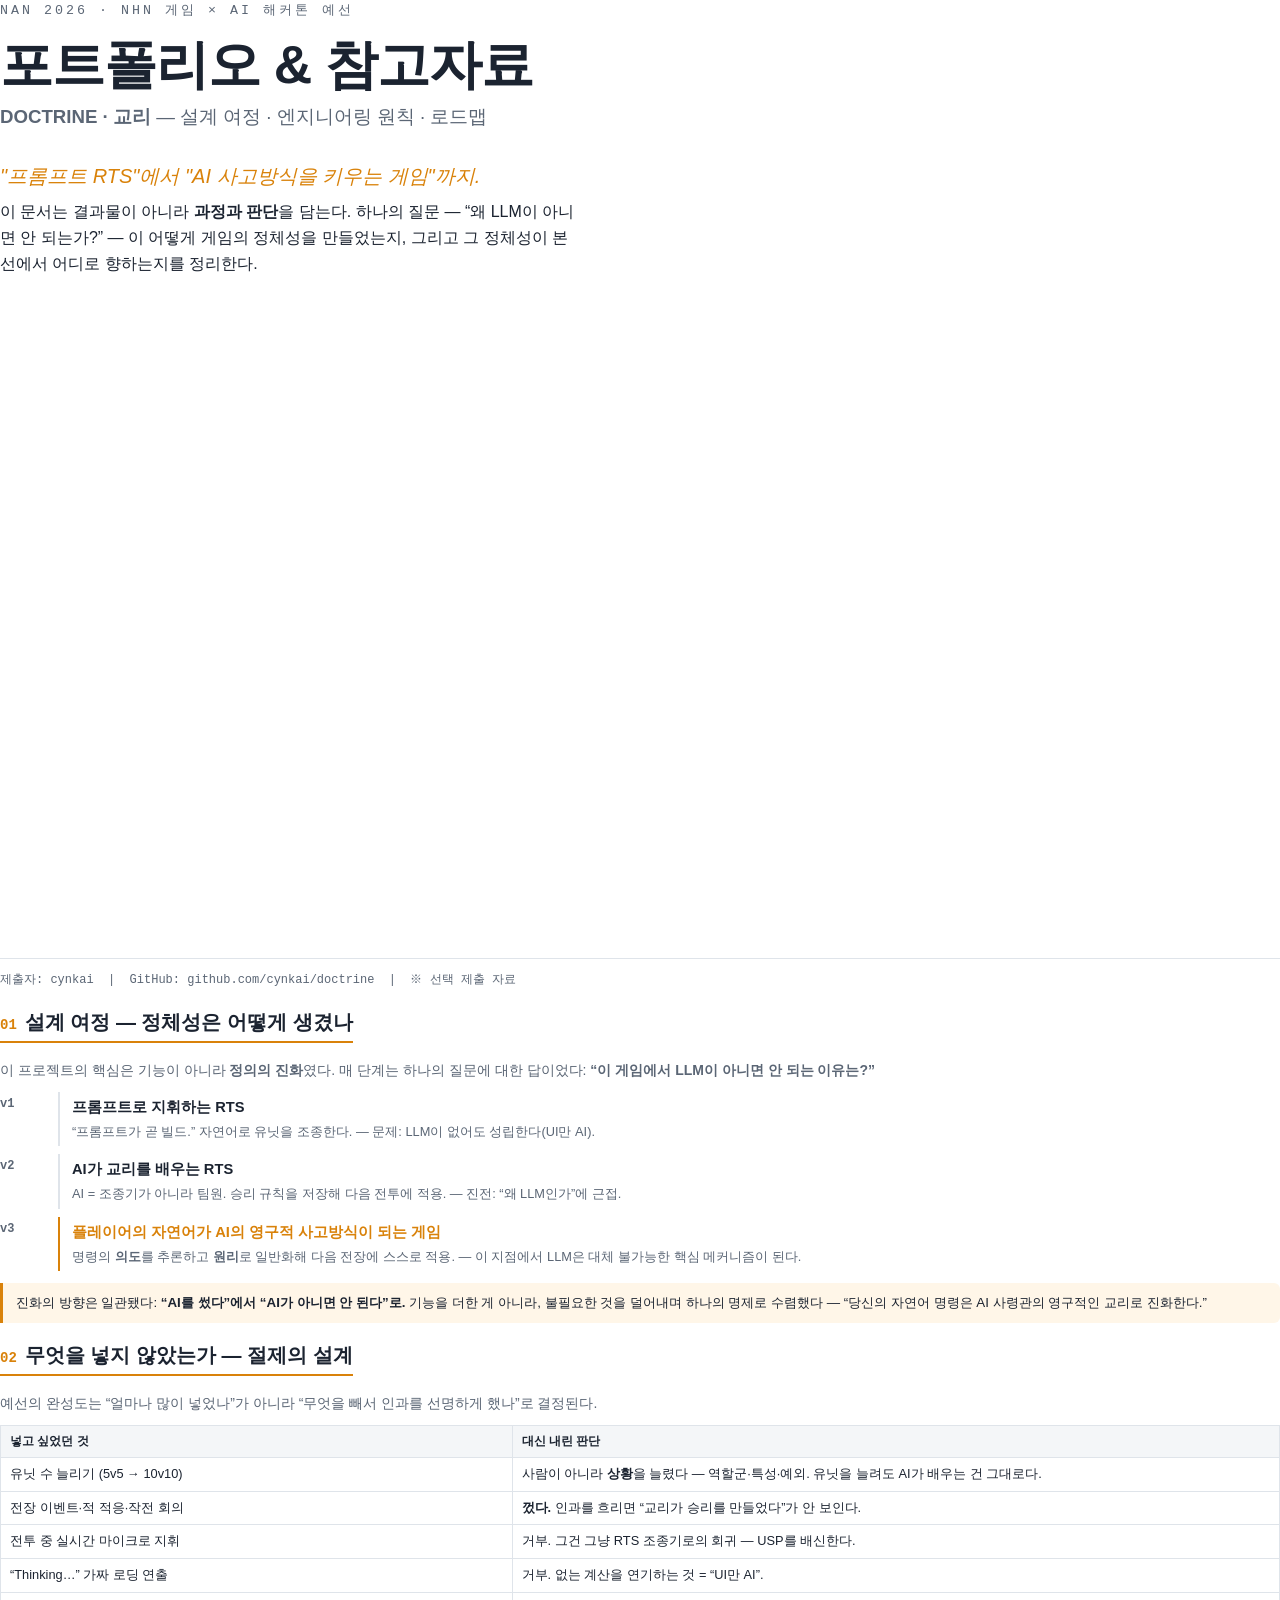
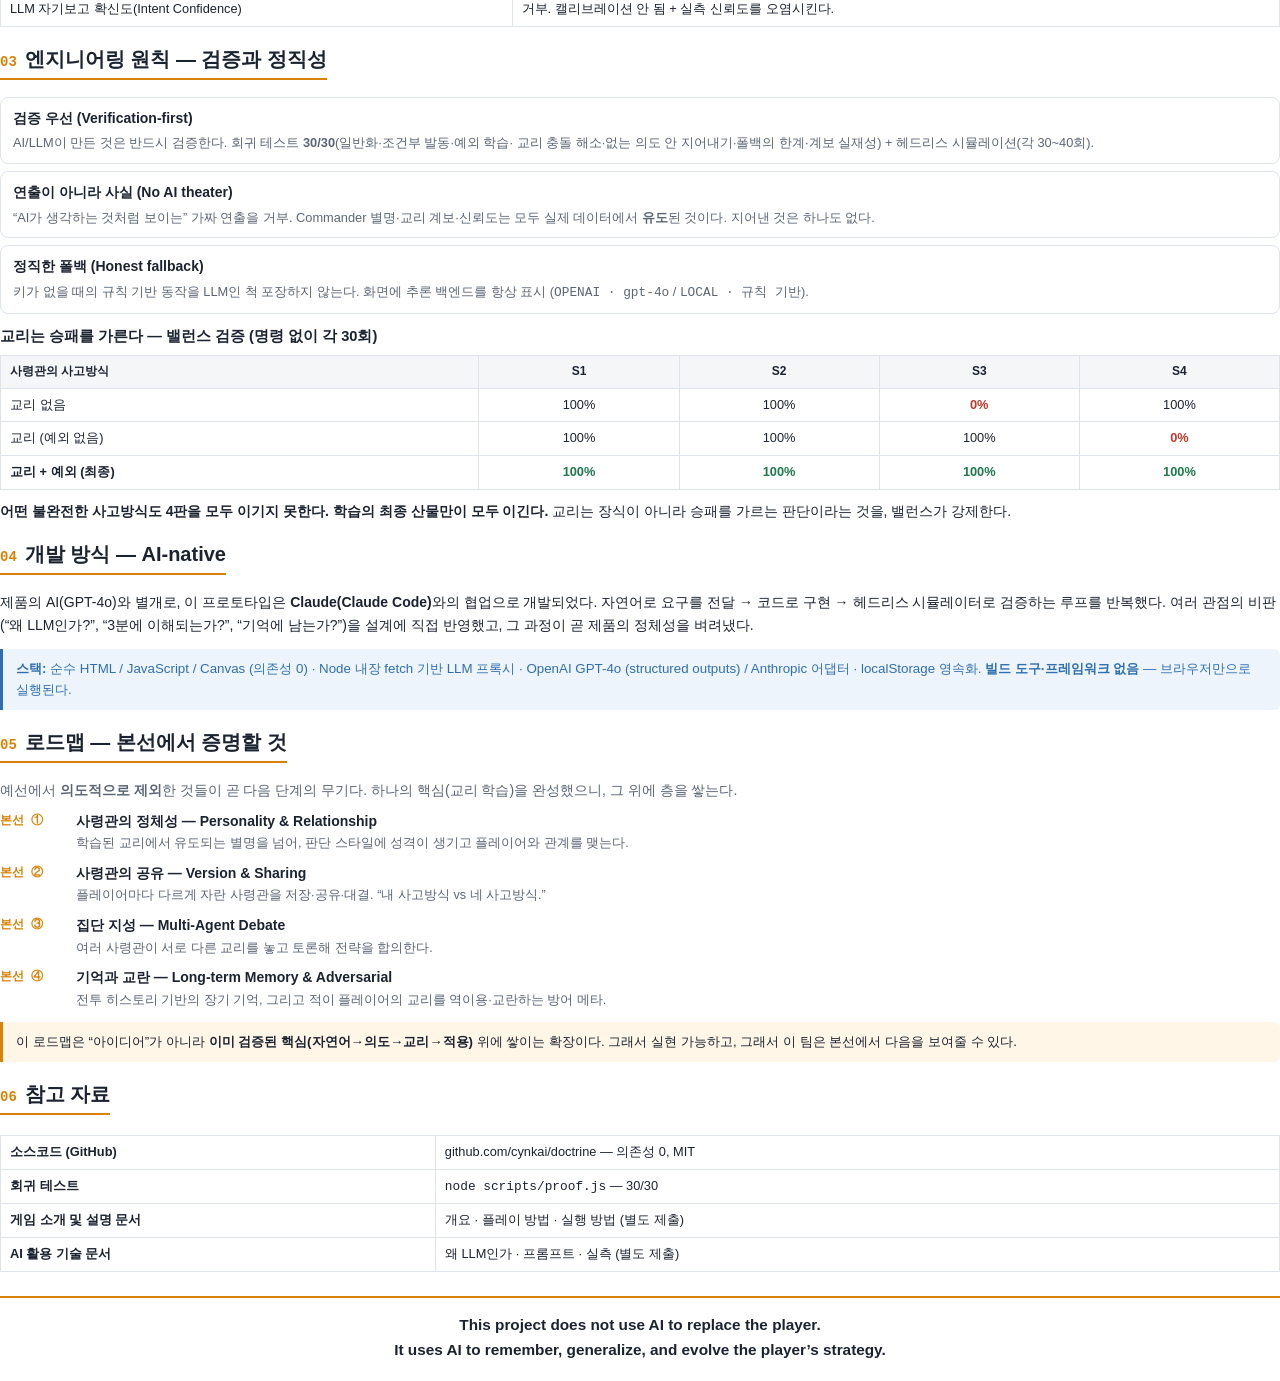
<file: docs/portfolio.html>
<!DOCTYPE html>
<html lang="ko">
<head>
<meta charset="utf-8">
<style>
  @page { size: A4; margin: 17mm 16mm; }
  * { margin: 0; padding: 0; box-sizing: border-box; }
  :root {
    --ink: #1b2330; --muted: #5b6675; --line: #dfe4ea;
    --amber: #d9820a; --amber-bg: #fff6e8;
    --blue: #2f6fb0; --blue-bg: #eef4fb;
    --red: #c0392b; --green: #1f7a4d;
  }
  html { -webkit-print-color-adjust: exact; print-color-adjust: exact; }
  body { font-family: "Apple SD Gothic Neo", "Noto Sans KR", sans-serif; color: var(--ink);
    font-size: 10.5pt; line-height: 1.62; }
  h1,h2,h3 { line-height: 1.25; }
  .mono { font-family: "SF Mono","Menlo",monospace; }
  p { margin: 6px 0; }
  .accent { color: var(--amber); } .blue { color: var(--blue); }

  .cover { height: 262mm; display: flex; flex-direction: column; justify-content: center; }
  .cover .kicker { font-family:"SF Mono",monospace; font-size: 10pt; letter-spacing: 3px;
    color: var(--muted); text-transform: uppercase; }
  .cover h1 { font-size: 40pt; font-weight: 800; letter-spacing: -1px; margin: 10px 0 4px; }
  .cover .sub { font-size: 14pt; color: var(--muted); }
  .cover .q { font-size: 15pt; font-style: italic; color: var(--amber); margin: 28px 0 6px; }
  .cover .qs { font-size: 12pt; color: var(--ink); max-width: 152mm; }
  .cover .foot { margin-top: auto; font-family:"SF Mono",monospace; font-size: 9pt; color: var(--muted);
    border-top: 1px solid var(--line); padding-top: 12px; }

  section { page-break-inside: avoid; margin-top: 20px; }
  h2 { font-size: 15pt; font-weight: 800; padding-bottom: 6px; border-bottom: 2px solid var(--amber);
    display: inline-block; margin-bottom: 10px; }
  h2 .num { font-family:"SF Mono",monospace; font-size: 10.5pt; color: var(--amber); margin-right: 8px; }
  h3 { font-size: 11pt; font-weight: 700; margin: 13px 0 4px; }
  .lead { font-size: 10.5pt; color: var(--muted); margin-bottom: 8px; }

  /* 진화 타임라인 */
  .evo { display: flex; flex-direction: column; gap: 8px; margin: 10px 0; }
  .evo-row { display: flex; gap: 12px; align-items: flex-start; }
  .evo-v { font-family:"SF Mono",monospace; font-size: 9pt; font-weight: 700; color: var(--muted);
    min-width: 46px; padding-top: 3px; }
  .evo-c { flex: 1; border-left: 2px solid var(--line); padding: 4px 0 4px 12px; }
  .evo-c.now { border-left-color: var(--amber); }
  .evo-c b { font-size: 11pt; } .evo-c.now b { color: var(--amber); }
  .evo-c p { margin: 2px 0 0; color: var(--muted); font-size: 9.6pt; }

  .callout { border-left: 3px solid var(--amber); background: var(--amber-bg); padding: 9px 13px;
    border-radius: 0 6px 6px 0; margin: 12px 0; font-size: 10pt; }
  .callout.blue { border-color: var(--blue); background: var(--blue-bg); }

  table { width: 100%; border-collapse: collapse; margin: 10px 0; font-size: 9.6pt; }
  th,td { border: 1px solid var(--line); padding: 6px 9px; text-align: left; vertical-align: top; }
  th { background: #f4f6f8; font-weight: 700; font-size: 9pt; }
  td.c, th.c { text-align: center; }
  .ok { color: var(--green); font-weight: 700; } .no { color: var(--red); font-weight: 700; }

  ul.tight { margin: 6px 0 6px 18px; } ul.tight li { margin: 4px 0; }
  ul.tight li b { color: var(--ink); }

  .principle { border: 1px solid var(--line); border-radius: 8px; padding: 9px 12px; margin: 7px 0; }
  .principle b { display: block; font-size: 10.5pt; margin-bottom: 2px; }
  .principle span { font-size: 9.6pt; color: var(--muted); }

  .tier { display: flex; gap: 10px; margin: 8px 0; }
  .tier .tn { font-family:"SF Mono",monospace; font-size: 9pt; color: var(--amber); font-weight: 700;
    min-width: 66px; padding-top: 2px; }
  .tier .tc b { font-size: 10.5pt; } .tier .tc p { margin: 1px 0 0; color: var(--muted); font-size: 9.5pt; }

  .pagebreak { page-break-before: always; }
  .final { text-align: center; margin: 24px 0 6px; padding: 15px; border-top: 2px solid var(--amber); }
  .final b { font-size: 11.5pt; }
  a { color: var(--blue); text-decoration: none; }
</style>
</head>
<body>

<!-- ===== 표지 ===== -->
<div class="cover">
  <div class="kicker">NAN 2026 · NHN 게임 × AI 해커톤 예선</div>
  <h1>포트폴리오 &amp; 참고자료</h1>
  <div class="sub"><strong>DOCTRINE · 교리</strong> — 설계 여정 · 엔지니어링 원칙 · 로드맵</div>
  <div class="q">"프롬프트 RTS"에서 "AI 사고방식을 키우는 게임"까지.</div>
  <div class="qs">이 문서는 결과물이 아니라 <strong>과정과 판단</strong>을 담는다. 하나의 질문 —
    “왜 LLM이 아니면 안 되는가?” — 이 어떻게 게임의 정체성을 만들었는지, 그리고 그 정체성이
    본선에서 어디로 향하는지를 정리한다.</div>
  <div class="foot">제출자: cynkai &nbsp;|&nbsp; GitHub: github.com/cynkai/doctrine
    &nbsp;|&nbsp; ※ 선택 제출 자료</div>
</div>

<!-- ===== 1. 설계 여정 ===== -->
<section class="pagebreak">
  <h2><span class="num">01</span>설계 여정 — 정체성은 어떻게 생겼나</h2>
  <p class="lead">이 프로젝트의 핵심은 기능이 아니라 <strong>정의의 진화</strong>였다. 매 단계는 하나의
    질문에 대한 답이었다: <strong>“이 게임에서 LLM이 아니면 안 되는 이유는?”</strong></p>
  <div class="evo">
    <div class="evo-row"><div class="evo-v">v1</div><div class="evo-c">
      <b>프롬프트로 지휘하는 RTS</b>
      <p>“프롬프트가 곧 빌드.” 자연어로 유닛을 조종한다. — 문제: LLM이 없어도 성립한다(UI만 AI).</p></div></div>
    <div class="evo-row"><div class="evo-v">v2</div><div class="evo-c">
      <b>AI가 교리를 배우는 RTS</b>
      <p>AI = 조종기가 아니라 팀원. 승리 규칙을 저장해 다음 전투에 적용. — 진전: “왜 LLM인가”에 근접.</p></div></div>
    <div class="evo-row"><div class="evo-v">v3</div><div class="evo-c now">
      <b>플레이어의 자연어가 AI의 영구적 사고방식이 되는 게임</b>
      <p>명령의 <strong>의도</strong>를 추론하고 <strong>원리</strong>로 일반화해 다음 전장에 스스로 적용.
        — 이 지점에서 LLM은 대체 불가능한 핵심 메커니즘이 된다.</p></div></div>
  </div>
  <div class="callout">진화의 방향은 일관됐다: <strong>“AI를 썼다”에서 “AI가 아니면 안 된다”로.</strong>
    기능을 더한 게 아니라, 불필요한 것을 덜어내며 하나의 명제로 수렴했다 —
    “당신의 자연어 명령은 AI 사령관의 영구적인 교리로 진화한다.”</div>
</section>

<!-- ===== 2. 스코프 판단 ===== -->
<section>
  <h2><span class="num">02</span>무엇을 넣지 않았는가 — 절제의 설계</h2>
  <p class="lead">예선의 완성도는 “얼마나 많이 넣었나”가 아니라 “무엇을 빼서 인과를 선명하게 했나”로 결정된다.</p>
  <table>
    <tr><th style="width:40%">넣고 싶었던 것</th><th>대신 내린 판단</th></tr>
    <tr><td>유닛 수 늘리기 (5v5 → 10v10)</td><td>사람이 아니라 <strong>상황</strong>을 늘렸다 — 역할군·특성·예외.
      유닛을 늘려도 AI가 배우는 건 그대로다.</td></tr>
    <tr><td>전장 이벤트·적 적응·작전 회의</td><td><strong>껐다.</strong> 인과를 흐리면 “교리가 승리를 만들었다”가 안 보인다.</td></tr>
    <tr><td>전투 중 실시간 마이크로 지휘</td><td>거부. 그건 그냥 RTS 조종기로의 회귀 — USP를 배신한다.</td></tr>
    <tr><td>“Thinking…” 가짜 로딩 연출</td><td>거부. 없는 계산을 연기하는 것 = “UI만 AI”.</td></tr>
    <tr><td>LLM 자기보고 확신도(Intent Confidence)</td><td>거부. 캘리브레이션 안 됨 + 실측 신뢰도를 오염시킨다.</td></tr>
  </table>
</section>

<!-- ===== 3. 엔지니어링 원칙 ===== -->
<section class="pagebreak">
  <h2><span class="num">03</span>엔지니어링 원칙 — 검증과 정직성</h2>
  <div class="principle"><b>검증 우선 (Verification-first)</b>
    <span>AI/LLM이 만든 것은 반드시 검증한다. 회귀 테스트 <strong>30/30</strong>(일반화·조건부 발동·예외 학습·
      교리 충돌 해소·없는 의도 안 지어내기·폴백의 한계·계보 실재성) + 헤드리스 시뮬레이션(각 30~40회).</span></div>
  <div class="principle"><b>연출이 아니라 사실 (No AI theater)</b>
    <span>“AI가 생각하는 것처럼 보이는” 가짜 연출을 거부. Commander 별명·교리 계보·신뢰도는 모두 실제
      데이터에서 <strong>유도</strong>된 것이다. 지어낸 것은 하나도 없다.</span></div>
  <div class="principle"><b>정직한 폴백 (Honest fallback)</b>
    <span>키가 없을 때의 규칙 기반 동작을 LLM인 척 포장하지 않는다. 화면에 추론 백엔드를 항상 표시
      (<span class="mono">OPENAI · gpt-4o</span> / <span class="mono">LOCAL · 규칙 기반</span>).</span></div>

  <h3>교리는 승패를 가른다 — 밸런스 검증 (명령 없이 각 30회)</h3>
  <table>
    <tr><th>사령관의 사고방식</th><th class="c">S1</th><th class="c">S2</th><th class="c">S3</th><th class="c">S4</th></tr>
    <tr><td>교리 없음</td><td class="c">100%</td><td class="c">100%</td><td class="c no">0%</td><td class="c">100%</td></tr>
    <tr><td>교리 (예외 없음)</td><td class="c">100%</td><td class="c">100%</td><td class="c">100%</td><td class="c no">0%</td></tr>
    <tr><td><strong>교리 + 예외 (최종)</strong></td><td class="c ok">100%</td><td class="c ok">100%</td><td class="c ok">100%</td><td class="c ok">100%</td></tr>
  </table>
  <p><strong>어떤 불완전한 사고방식도 4판을 모두 이기지 못한다. 학습의 최종 산물만이 모두 이긴다.</strong>
    교리는 장식이 아니라 승패를 가르는 판단이라는 것을, 밸런스가 강제한다.</p>
</section>

<!-- ===== 4. 개발 방식 ===== -->
<section>
  <h2><span class="num">04</span>개발 방식 — AI-native</h2>
  <p>제품의 AI(GPT-4o)와 별개로, 이 프로토타입은 <strong>Claude(Claude Code)</strong>와의 협업으로 개발되었다.
    자연어로 요구를 전달 → 코드로 구현 → 헤드리스 시뮬레이터로 검증하는 루프를 반복했다.
    여러 관점의 비판(“왜 LLM인가?”, “3분에 이해되는가?”, “기억에 남는가?”)을 설계에 직접 반영했고,
    그 과정이 곧 제품의 정체성을 벼려냈다.</p>
  <div class="callout blue"><strong>스택:</strong> 순수 HTML / JavaScript / Canvas (의존성 0) ·
    Node 내장 fetch 기반 LLM 프록시 · OpenAI GPT-4o (structured outputs) / Anthropic 어댑터 ·
    localStorage 영속화. <strong>빌드 도구·프레임워크 없음</strong> — 브라우저만으로 실행된다.</div>
</section>

<!-- ===== 5. 로드맵 ===== -->
<section class="pagebreak">
  <h2><span class="num">05</span>로드맵 — 본선에서 증명할 것</h2>
  <p class="lead">예선에서 <strong>의도적으로 제외</strong>한 것들이 곧 다음 단계의 무기다. 하나의 핵심(교리 학습)을
    완성했으니, 그 위에 층을 쌓는다.</p>
  <div class="tier"><div class="tn">본선 ①</div><div class="tc">
    <b>사령관의 정체성 — Personality &amp; Relationship</b>
    <p>학습된 교리에서 유도되는 별명을 넘어, 판단 스타일에 성격이 생기고 플레이어와 관계를 맺는다.</p></div></div>
  <div class="tier"><div class="tn">본선 ②</div><div class="tc">
    <b>사령관의 공유 — Version &amp; Sharing</b>
    <p>플레이어마다 다르게 자란 사령관을 저장·공유·대결. “내 사고방식 vs 네 사고방식.”</p></div></div>
  <div class="tier"><div class="tn">본선 ③</div><div class="tc">
    <b>집단 지성 — Multi-Agent Debate</b>
    <p>여러 사령관이 서로 다른 교리를 놓고 토론해 전략을 합의한다.</p></div></div>
  <div class="tier"><div class="tn">본선 ④</div><div class="tc">
    <b>기억과 교란 — Long-term Memory &amp; Adversarial</b>
    <p>전투 히스토리 기반의 장기 기억, 그리고 적이 플레이어의 교리를 역이용·교란하는 방어 메타.</p></div></div>
  <div class="callout">이 로드맵은 “아이디어”가 아니라 <strong>이미 검증된 핵심(자연어→의도→교리→적용)</strong> 위에
    쌓이는 확장이다. 그래서 실현 가능하고, 그래서 이 팀은 본선에서 다음을 보여줄 수 있다.</div>
</section>

<!-- ===== 6. 참고 링크 ===== -->
<section>
  <h2><span class="num">06</span>참고 자료</h2>
  <table>
    <tr><td style="width:34%"><strong>소스코드 (GitHub)</strong></td><td>github.com/cynkai/doctrine — 의존성 0, MIT</td></tr>
    <tr><td><strong>회귀 테스트</strong></td><td><span class="mono">node scripts/proof.js</span> — 30/30</td></tr>
    <tr><td><strong>게임 소개 및 설명 문서</strong></td><td>개요 · 플레이 방법 · 실행 방법 (별도 제출)</td></tr>
    <tr><td><strong>AI 활용 기술 문서</strong></td><td>왜 LLM인가 · 프롬프트 · 실측 (별도 제출)</td></tr>
  </table>
</section>

<div class="final">
  <b>This project does not use AI to replace the player.<br>
  It uses AI to remember, generalize, and evolve the player’s strategy.</b>
</div>

</body>
</html>
</file>
